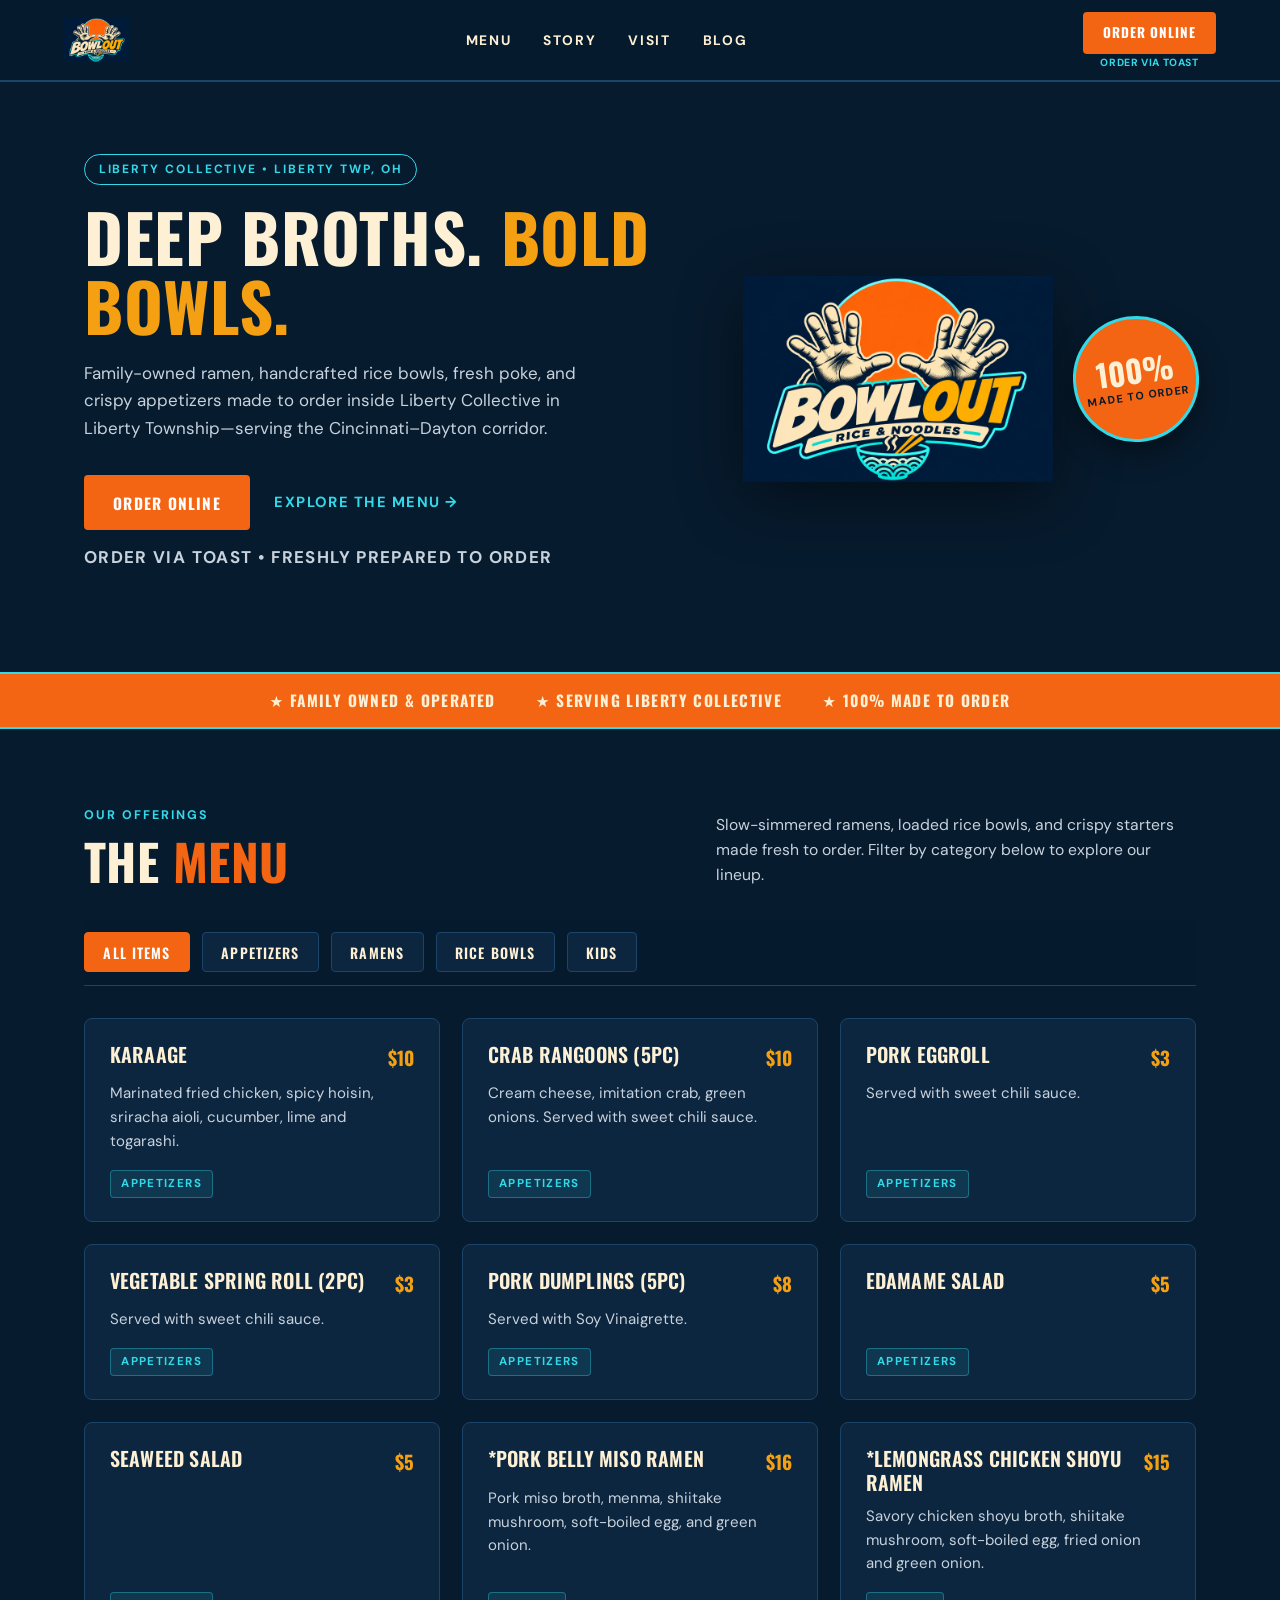
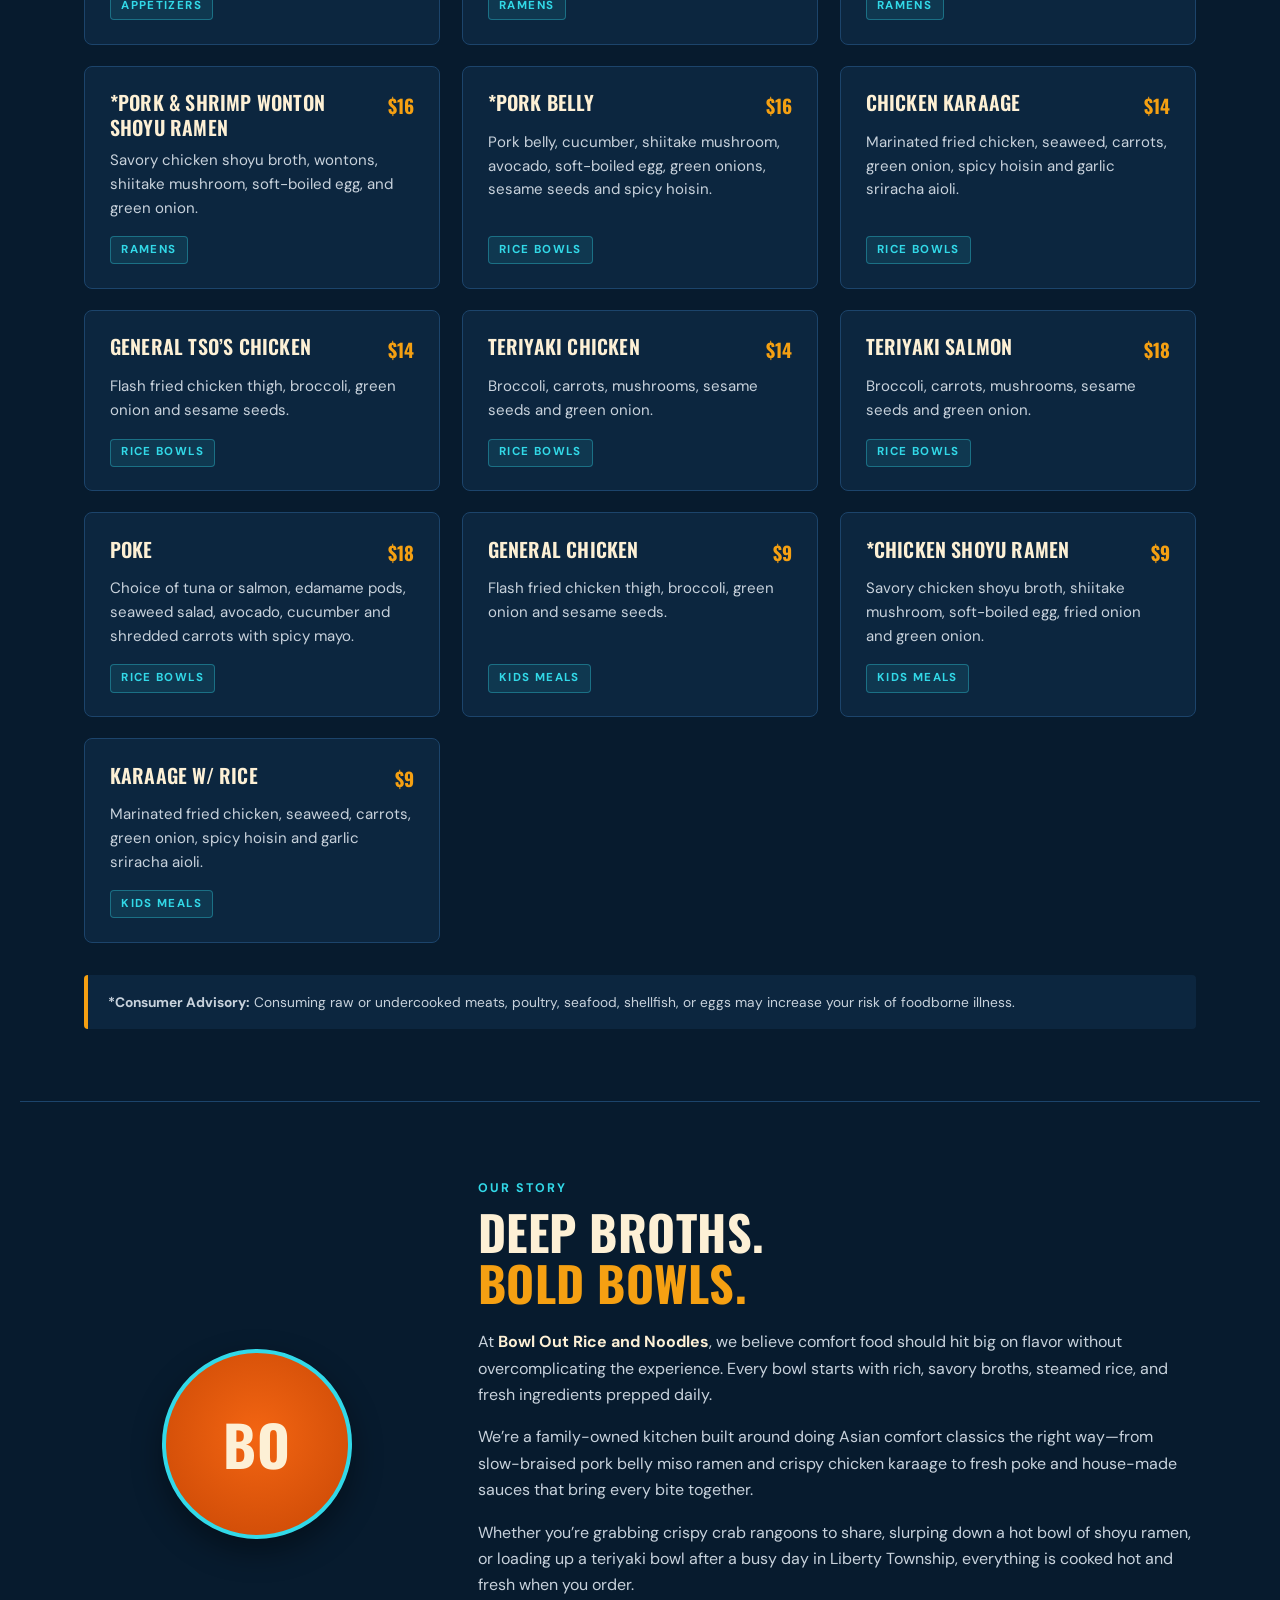
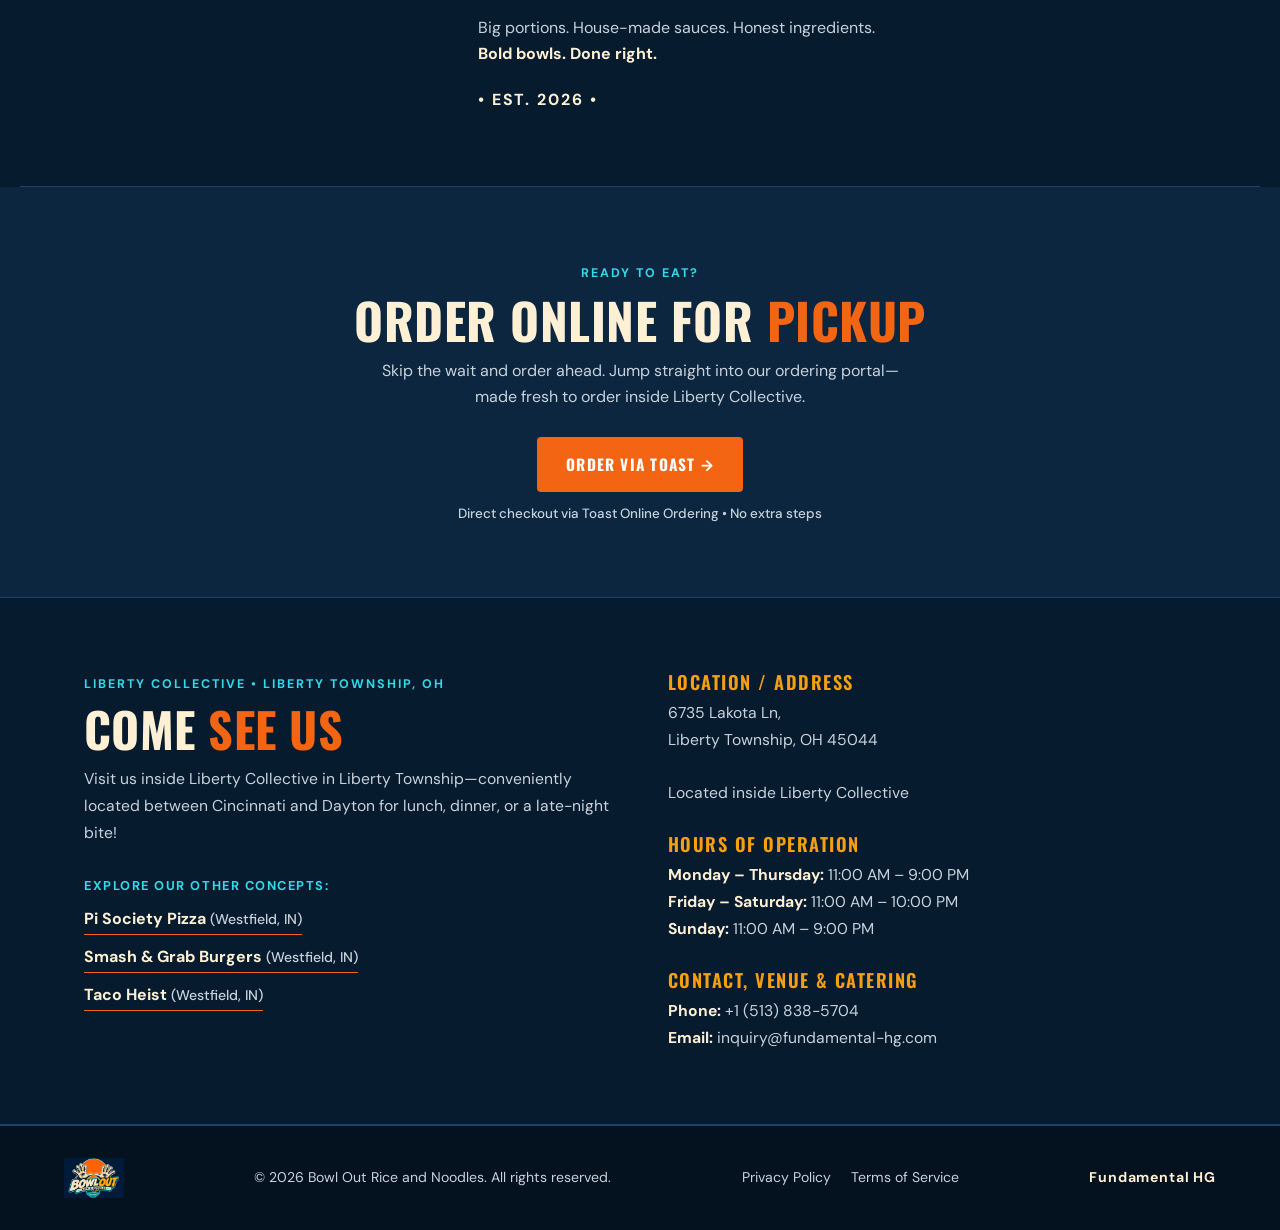
<file: index.html>
<!doctype html>
<html lang="en">
<head>
  <meta charset="utf-8">
  <meta name="viewport" content="width=device-width, initial-scale=1">
  <script async src="https://www.googletagmanager.com/gtm.js?id=GTM-NZ7HKVBL"></script>
  <script>
    window.dataLayer = window.dataLayer || [];
    function gtag(){dataLayer.push(arguments);}
    gtag('js', new Date());
  </script>
  <meta name="theme-color" content="#071b2e">
  <meta name="description" content="Bowl Out Rice and Noodles at Liberty Collective in Liberty Township, OH (6735 Lakota Ln), serving the Cincinnati-Dayton area with family-owned ramen, handcrafted rice bowls, poke, and crispy appetizers.">
  <title>Bowl Out Rice and Noodles | Liberty Twp, OH</title>
  <link rel="preconnect" href="https://fonts.googleapis.com">
  <link rel="preconnect" href="https://fonts.gstatic.com" crossorigin>
  <link href="https://fonts.googleapis.com/css2?family=DM+Sans:ital,opsz,wght@0,9..40,400;0,9..40,500;0,9..40,700;1,9..40,400&family=Oswald:wght@500;600;700&display=swap" rel="stylesheet">
  <link rel="stylesheet" href="css/styles.css">
  <link rel="icon" type="image/png" href="images/favicon.jfif">
  <link rel="canonical" href="https://www.bowloutrn.com/">
  <meta property="og:site_name" content="Bowl Out Rice and Noodles">
  <meta property="og:title" content="Bowl Out Rice and Noodles | Liberty Twp, OH">
  <meta property="og:description" content="Bowl Out Rice and Noodles at Liberty Collective in Liberty Township, OH (6735 Lakota Ln), serving the Cincinnati-Dayton area with family-owned ramen, handcrafted rice bowls, poke, and crispy appetizers.">
  <meta property="og:url" content="https://www.bowloutrn.com/">
  <meta property="og:type" content="website">
  <script type="application/ld+json">
    {
      "@context": "https://schema.org",
      "@graph": [
        {
          "@type": "WebSite",
          "@id": "https://www.bowloutrn.com/#website",
          "name": "Bowl Out Rice and Noodles",
          "alternateName": "Bowl Out Rice and Noodles: Deep Broths & Bold Bowls",
          "url": "https://www.bowloutrn.com/"
        },
        {
          "@type": "Restaurant",
          "@id": "https://www.bowloutrn.com/#restaurant",
          "name": "Bowl Out Rice and Noodles",
          "description": "Family-owned ramen, handcrafted rice bowls, poke, and crispy appetizers located inside Liberty Collective in Liberty Township, Ohio, serving the Cincinnati-Dayton area.",
          "url": "https://www.bowloutrn.com/",
          "telephone": "+1-513-838-5704",
          "servesCuisine": "Asian",
          "address": {
            "@type": "PostalAddress",
            "streetAddress": "6735 Lakota Ln",
            "addressLocality": "Liberty Township",
            "addressRegion": "OH",
            "postalCode": "45044",
            "addressCountry": "US"
          }
        }
      ]
    }
  </script>
</head>
<body>

  <!-- Top Navigation Header -->
  <header class="top">
    <a href="index.html" class="brand" aria-label="Bowl Out Rice and Noodles Home">
      <img src="images/logo_web.png" alt="Bowl Out Rice and Noodles" width="200" height="50">
    </a>
    <nav>
      <a href="#menu">MENU</a>
      <a href="#story">STORY</a>
      <a href="#visit">VISIT</a>
      <a href="blog/index.html">BLOG</a>
    </nav>
    <div class="header-order-group">
      <a
        href="https://order.toasttab.com/online/bowl-out-liberty-collective"
        target="_blank"
        rel="noopener noreferrer"
        class="button small order-direct-link"
        aria-label="Order Online via Toast (opens in new tab)"
      >
        ORDER ONLINE
      </a>
      <span class="order-microcopy-header">Order via Toast</span>
    </div>
  </header>

  <!-- Hero Section -->
  <section id="home" class="hero">
    <div class="hero-copy">
      <!-- SEO H1: Hidden visually, read by search engines -->
      <h1 class="visually-hidden">Bowl Out Rice and Noodles</h1>
      <span class="eyebrow">LIBERTY COLLECTIVE &bull; LIBERTY TWP, OH</span>
      <h2 class="hero-title">DEEP BROTHS. <em>BOLD BOWLS.</em></h2>
      <p>Family-owned ramen, handcrafted rice bowls, fresh poke, and crispy appetizers made to order inside Liberty Collective in Liberty Township—serving the Cincinnati–Dayton corridor.</p>
      <div class="actions">
        <a
          href="https://order.toasttab.com/online/bowl-out-liberty-collective"
          target="_blank"
          rel="noopener noreferrer"
          class="button order-direct-link"
        >
          ORDER ONLINE
        </a>
        <a href="#menu" class="textlink">EXPLORE THE MENU &rarr;</a>
      </div>
      <p class="hero-order-note">Order via Toast &bull; Freshly prepared to order</p>
    </div>
    <div class="hero-art">
      <img src="images/logo.png" alt="Bowl Out Rice and Noodles Emblem" class="hero-logo">
      <div class="roundel">
        <span>100%</span>
        <small>MADE TO ORDER</small>
      </div>
    </div>
  </section>

  <!-- Brand Ticker -->
  <div class="ticker">
    <span>&#9733; FAMILY OWNED &amp; OPERATED</span>
    <span>&#9733; SERVING LIBERTY COLLECTIVE</span>
    <span>&#9733; 100% MADE TO ORDER</span>
  </div>

  <!-- Menu Section (sticky boundary for .filters until #story enters) -->
  <section id="menu" class="section">
    <div class="section-heading">
      <div>
        <span class="category">OUR OFFERINGS</span>
        <h2>THE <span class="orange">MENU</span></h2>
      </div>
      <p>Slow-simmered ramens, loaded rice bowls, and crispy starters made fresh to order. Filter by category below to explore our lineup.</p>
    </div>

    <div class="filters" role="tablist" aria-label="Menu Categories">
      <button type="button" class="active" onclick="filterMenu('all', this)">ALL ITEMS</button>
      <button type="button" onclick="filterMenu('appetizers', this)">APPETIZERS</button>
      <button type="button" onclick="filterMenu('ramens', this)">RAMENS</button>
      <button type="button" onclick="filterMenu('rice bowls', this)">RICE BOWLS</button>
      <button type="button" onclick="filterMenu('kids meals', this)">KIDS</button>
    </div>

    <!-- Main Dynamic Menu Grid -->
    <div class="menu-grid" id="menu-container">
      <!-- Injected dynamically via js/main.js -->
    </div>

    <!-- Consumer Advisory / Notes Injected Below Grid -->
    <div id="upgrade-container"></div>
  </section>

  <!-- Story Section -->
  <section id="story" class="story">
    <div class="story-mark">
      <span>BO</span>
    </div>
    <div class="story-copy">
      <span class="category">OUR STORY</span>
      <h2>DEEP BROTHS. <br><em>BOLD BOWLS.</em></h2>
      <p>At <strong>Bowl Out Rice and Noodles</strong>, we believe comfort food should hit big on flavor without overcomplicating the experience. Every bowl starts with rich, savory broths, steamed rice, and fresh ingredients prepped daily.</p>
      <p>We’re a family-owned kitchen built around doing Asian comfort classics the right way—from slow-braised pork belly miso ramen and crispy chicken karaage to fresh poke and house-made sauces that bring every bite together.</p>
      <p>Whether you’re grabbing crispy crab rangoons to share, slurping down a hot bowl of shoyu ramen, or loading up a teriyaki bowl after a busy day in Liberty Township, everything is cooked hot and fresh when you order.</p>
      <p>Big portions. House-made sauces. Honest ingredients.<br><strong>Bold bowls. Done right.</strong></p>
      <p class="story-est"><strong>&bull; EST. 2026 &bull;</strong></p>
    </div>
  </section>

  <!-- Order Online CTA Section -->
  <section class="order">
    <span class="category">READY TO EAT?</span>
    <h2>ORDER ONLINE FOR <span class="orange">PICKUP</span></h2>
    <p>Skip the wait and order ahead. Jump straight into our ordering portal—made fresh to order inside Liberty Collective.</p>
    <div class="order-cta-stack">
      <a
        href="https://order.toasttab.com/online/bowl-out-liberty-collective"
        target="_blank"
        rel="noopener noreferrer"
        class="button order-direct-link"
      >
        ORDER VIA TOAST &rarr;
      </a>
      <span class="order-microcopy-block">Direct checkout via Toast Online Ordering &bull; No extra steps</span>
    </div>
  </section>

  <!-- Visit & Inquiry Section -->
  <section id="visit" class="visit">
    <div class="visit-intro">
      <span class="category">LIBERTY COLLECTIVE &bull; LIBERTY TOWNSHIP, OH</span>
      <h2>COME <span class="orange">SEE US</span></h2>
      <p>Visit us inside Liberty Collective in Liberty Township—conveniently located between Cincinnati and Dayton for lunch, dinner, or a late-night bite!</p>
      <div class="sibling-concepts">
        <span class="concepts-label">Explore our other concepts:</span>
        <a href="https://www.pisocietypizza.com" target="_blank" rel="noopener noreferrer" class="concept-link" title="Pi Society Pizza (Westfield, IN)">Pi Society Pizza <span class="concept-location">(Westfield, IN)</span></a>
        <a href="https://www.smashngrab-burgers.com" target="_blank" rel="noopener noreferrer" class="concept-link" title="Smash &amp; Grab Burgers (Westfield, IN)">Smash &amp; Grab Burgers <span class="concept-location">(Westfield, IN)</span></a>
        <a href="https://www.taco-heist.com" target="_blank" rel="noopener noreferrer" class="concept-link" title="Taco Heist (Westfield, IN)">Taco Heist <span class="concept-location">(Westfield, IN)</span></a>
      </div>
    </div>
    <div class="visit-details">
      <h3>LOCATION / ADDRESS</h3>
      <p>6735 Lakota Ln,<br>Liberty Township, OH 45044<br><br>Located inside Liberty Collective</p>
      <h3>HOURS OF OPERATION</h3>
      <p>
        <strong>Monday – Thursday:</strong> 11:00 AM – 9:00 PM<br>
        <strong>Friday – Saturday:</strong> 11:00 AM – 10:00 PM<br>
        <strong>Sunday:</strong> 11:00 AM – 9:00 PM
      </p>
      <h3>CONTACT, VENUE &amp; CATERING</h3>
      <p><strong>Phone:</strong> +1 (513) 838-5704<br><strong>Email:</strong> inquiry@fundamental-hg.com</p>
    </div>
  </section>

  <!-- Footer -->
  <footer>
    <a href="#home" class="brand">
      <img src="images/logo_web.png" alt="Bowl Out Rice and Noodles Logo">
    </a>
    <p>&copy; 2026 Bowl Out Rice and Noodles. All rights reserved.</p>
    <div class="legal-links">
      <a href="privacy.html">Privacy Policy</a>
      <a href="terms.html">Terms of Service</a>
    </div>
    <strong>Fundamental HG</strong>
  </footer>

  <!-- Scripts -->
  <script defer src="js/main.js"></script>
  <script>
    (function () {
      const header = document.querySelector('header.top');
      const menuSection = document.getElementById('menu');
      const filtersBar = document.querySelector('.filters');

      function syncStickyMetrics() {
        if (!header) return;
        const headerHeight = header.getBoundingClientRect().height;
        document.documentElement.style.setProperty('--header-height', headerHeight + 'px');

        if (filtersBar) {
          const filtersTop = filtersBar.getBoundingClientRect().top;
          const isStuck = Math.abs(filtersTop - headerHeight) <= 2;
          filtersBar.classList.toggle('is-stuck', isStuck);
        }
      }

      syncStickyMetrics();
      window.addEventListener('scroll', syncStickyMetrics, { passive: true });
      window.addEventListener('resize', syncStickyMetrics, { passive: true });
      window.addEventListener('load', syncStickyMetrics);

      if ('ResizeObserver' in window && header) {
        new ResizeObserver(syncStickyMetrics).observe(header);
      }

      if (filtersBar && menuSection) {
        filtersBar.addEventListener('click', function (e) {
          const btn = e.target.closest('button');
          if (!btn) return;

          if (btn.scrollIntoView) {
            btn.scrollIntoView({ behavior: 'smooth', inline: 'center', block: 'nearest' });
          }

          const headerOffset = header ? header.getBoundingClientRect().height : 0;
          const menuTop = menuSection.getBoundingClientRect().top + window.scrollY - headerOffset;
          if (window.scrollY > menuTop + 32) {
            window.scrollTo({ top: menuTop, behavior: 'smooth' });
          }
        });
      }
    })();
  </script>
</body>
</html>
</file>
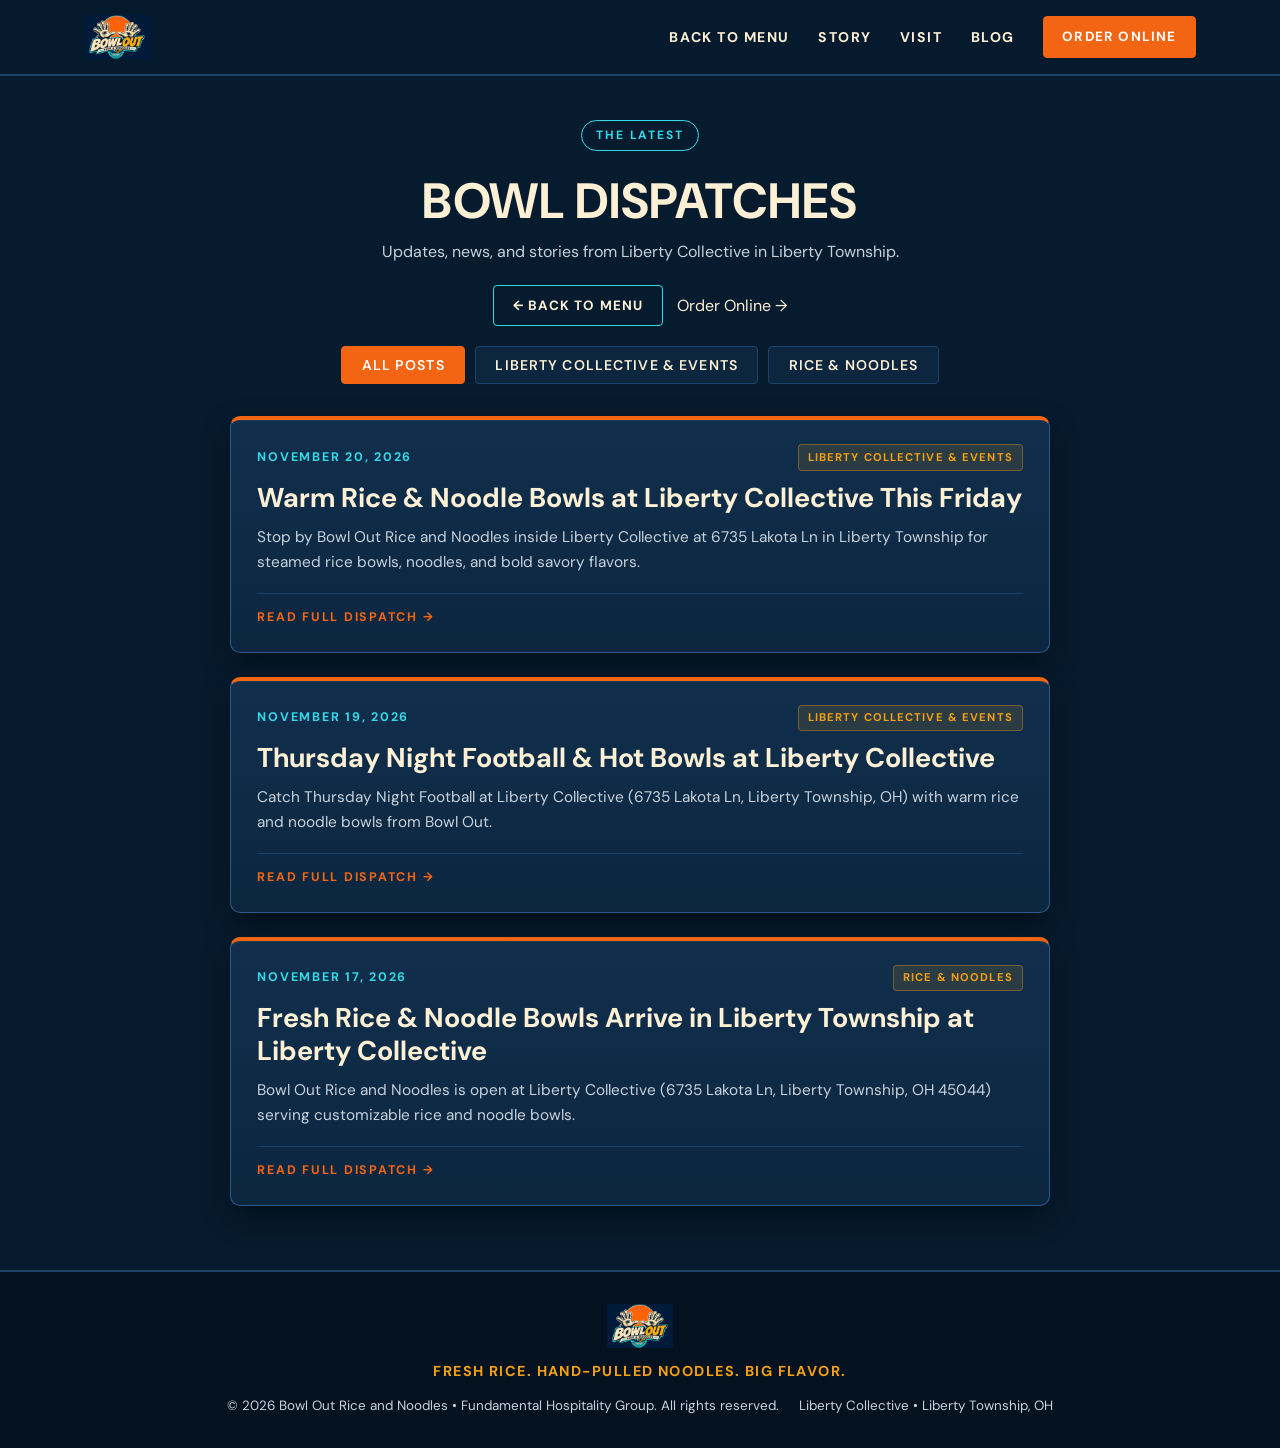
<file: blog/index.html>
<!DOCTYPE html>
<html lang="en">
<head>
    <meta charset="UTF-8">
    <meta name="viewport" content="width=device-width, initial-scale=1.0">
    <script async src="https://www.googletagmanager.com/gtm.js?id=GTM-NZ7HKVBL"></script>
    <script>
        window.dataLayer = window.dataLayer || [];
        function gtag(){dataLayer.push(arguments);}
        gtag('js', new Date());
    </script>
    <meta name="theme-color" content="#071b2e">
    <meta name="description" content="Updates, news, and stories from Bowl Out Rice and Noodles inside Liberty Collective in Liberty Township, OH.">
    <title>Bowl Out Rice and Noodles | Bowl Dispatches</title>
    <link rel="canonical" href="https://www.bowloutrn.com/blog/">
    <meta property="og:site_name" content="Bowl Out Rice and Noodles">
    <meta property="og:title" content="Bowl Out Rice and Noodles | Bowl Dispatches">
    <meta property="og:description" content="Updates, news, and stories from Bowl Out Rice and Noodles inside Liberty Collective in Liberty Township, OH.">
    <meta property="og:url" content="https://www.bowloutrn.com/blog/">
    <meta property="og:type" content="website">
    <meta name="twitter:card" content="summary">
    <meta name="twitter:title" content="Bowl Out Rice and Noodles | Bowl Dispatches">
    <meta name="twitter:description" content="Updates, news, and stories from Bowl Out Rice and Noodles inside Liberty Collective in Liberty Township, OH.">
    <link rel="stylesheet" href="../css/styles.css">
    <link rel="preconnect" href="https://fonts.googleapis.com">
    <link rel="preconnect" href="https://fonts.gstatic.com" crossorigin>
    <link href="https://fonts.googleapis.com/css2?family=DM+Sans:ital,opsz,wght@0,9..40,100..1000;1,9..40,100..1000&display=swap" rel="stylesheet">
    <link rel="icon" type="image/png" href="../images/favicon.jfif">
    <script type="application/ld+json">
    {
          "@context": "https://schema.org",
          "@graph": [
                {
                      "@type": "Blog",
                      "@id": "https://www.bowloutrn.com/blog/#blog",
                      "mainEntityOfPage": {
                            "@type": "WebPage",
                            "@id": "https://www.bowloutrn.com/blog/"
                      },
                      "name": "Bowl Out Rice and Noodles | Bowl Dispatches",
                      "description": "Updates, news, and stories from Bowl Out Rice and Noodles inside Liberty Collective in Liberty Township, OH.",
                      "url": "https://www.bowloutrn.com/blog/",
                      "publisher": {
                            "@type": "Organization",
                            "@id": "https://www.bowloutrn.com/#restaurant",
                            "name": "Bowl Out Rice and Noodles",
                            "url": "https://www.bowloutrn.com/"
                      },
                      "blogPost": [
                            {
                                  "@type": "BlogPosting",
                                  "headline": "Warm Rice & Noodle Bowls at Liberty Collective This Friday",
                                  "description": "Stop by Bowl Out Rice and Noodles inside Liberty Collective at 6735 Lakota Ln in Liberty Township for steamed rice bowls, noodles, and bold savory flavors.",
                                  "datePublished": "2026-11-20",
                                  "url": "https://www.bowloutrn.com/blog/20261120_warm-bowls-liberty-collective-friday-night.html"
                            },
                            {
                                  "@type": "BlogPosting",
                                  "headline": "Thursday Night Football & Hot Bowls at Liberty Collective",
                                  "description": "Catch Thursday Night Football at Liberty Collective (6735 Lakota Ln, Liberty Township, OH) with warm rice and noodle bowls from Bowl Out.",
                                  "datePublished": "2026-11-19",
                                  "url": "https://www.bowloutrn.com/blog/20261119_thursday-night-football-bowls-liberty-collective.html"
                            },
                            {
                                  "@type": "BlogPosting",
                                  "headline": "Fresh Rice & Noodle Bowls Arrive in Liberty Township at Liberty Collective",
                                  "description": "Bowl Out Rice and Noodles is open at Liberty Collective (6735 Lakota Ln, Liberty Township, OH 45044) serving customizable rice and noodle bowls.",
                                  "datePublished": "2026-11-17",
                                  "url": "https://www.bowloutrn.com/blog/20261117_welcome-to-bowl-out-liberty-township.html"
                            }
                      ]
                },
                {
                      "@type": "ItemList",
                      "@id": "https://www.bowloutrn.com/blog/#postlist",
                      "name": "Bowl Out Rice and Noodles Bowl Dispatches Posts",
                      "itemListElement": [
                            {
                                  "@type": "ListItem",
                                  "position": 1,
                                  "url": "https://www.bowloutrn.com/blog/20261120_warm-bowls-liberty-collective-friday-night.html",
                                  "name": "Warm Rice & Noodle Bowls at Liberty Collective This Friday"
                            },
                            {
                                  "@type": "ListItem",
                                  "position": 2,
                                  "url": "https://www.bowloutrn.com/blog/20261119_thursday-night-football-bowls-liberty-collective.html",
                                  "name": "Thursday Night Football & Hot Bowls at Liberty Collective"
                            },
                            {
                                  "@type": "ListItem",
                                  "position": 3,
                                  "url": "https://www.bowloutrn.com/blog/20261117_welcome-to-bowl-out-liberty-township.html",
                                  "name": "Fresh Rice & Noodle Bowls Arrive in Liberty Township at Liberty Collective"
                            }
                      ]
                },
                {
                      "@type": "BreadcrumbList",
                      "itemListElement": [
                            {
                                  "@type": "ListItem",
                                  "position": 1,
                                  "name": "Home",
                                  "item": "https://www.bowloutrn.com/"
                            },
                            {
                                  "@type": "ListItem",
                                  "position": 2,
                                  "name": "Bowl Dispatches",
                                  "item": "https://www.bowloutrn.com/blog/"
                            }
                      ]
                }
          ]
    }
    </script>
</head>
<body class="blog-hub-page">

    <header class="site-header">
        <div class="container nav-wrap">
            <a class="brand" href="../index.html" aria-label="Bowl Out Rice and Noodles Home">
                <img src="../images/logo.png" alt="Bowl Out Rice and Noodles Logo" class="brand-logo">
            </a>
            <nav class="nav-links" aria-label="Main Navigation">
                <a href="../index.html#menu">BACK TO MENU</a>
                <a href="../index.html#story">STORY</a>
                <a href="../index.html#visit">VISIT</a>
                <a href="index.html" aria-current="page">BLOG</a>
                <a href="https://order.toasttab.com/online/bowl-out-liberty-collective" target="_blank" rel="noopener noreferrer" class="btn btn-nav" aria-label="Order Online via Toast (opens in new tab)">ORDER ONLINE</a>
            </nav>
        </div>
    </header>

    <section class="section blog-hub-section">
        <div class="container blog-hero-header">
            <span class="eyebrow">THE LATEST</span>
            <h1>Bowl Dispatches</h1>
            <p class="blog-intro">Updates, news, and stories from Liberty Collective in Liberty Township.</p>
            <div class="blog-cta-actions">
                <a href="../index.html#menu" class="btn btn-secondary-outline">&larr; Back to Menu</a>
                <a href="https://order.toasttab.com/online/bowl-out-liberty-collective" target="_blank" rel="noopener noreferrer" class="btn btn-nav" aria-label="Order Online via Toast (opens in new tab)">Order Online &rarr;</a>
            </div>
            <div class="blog-filter-bar" role="tablist" aria-label="Filter Blog Dispatches">
                <button type="button" class="blog-filter-btn active" onclick="filterPosts('all', this)">ALL POSTS</button>
                <button type="button" class="blog-filter-btn" onclick="filterPosts('liberty-collective', this)">LIBERTY COLLECTIVE &amp; EVENTS</button>
                <button type="button" class="blog-filter-btn" onclick="filterPosts('bowls', this)">RICE &amp; NOODLES</button>
            </div>
        </div>

        <div id="posts-feed">

            <!-- LIBERTY_BLOG_POSTS_START -->
            <article data-post-id="2026-11-20-liberty-collective-friday-bowls" data-topic="liberty-collective" class="panel dispatch-card">
                <div class="dispatch-card-meta">
                    <span class="dispatch-date"><time datetime="2026-11-20">November 20, 2026</time></span>
                    <span class="dispatch-topic-tag">Liberty Collective &amp; Events</span>
                </div>
                <h2 class="dispatch-card-title">
                    <a href="20261120_warm-bowls-liberty-collective-friday-night.html">Warm Rice &amp; Noodle Bowls at Liberty Collective This Friday</a>
                </h2>
                <p class="dispatch-card-excerpt">
                    Stop by Bowl Out Rice and Noodles inside Liberty Collective at 6735 Lakota Ln in Liberty Township for steamed rice bowls, noodles, and bold savory flavors.
                </p>
                <div class="dispatch-card-footer">
                    <a href="20261120_warm-bowls-liberty-collective-friday-night.html" class="dispatch-read-link">READ FULL DISPATCH &rarr;</a>
                </div>
            </article>

            <article data-post-id="2026-11-19-bowl-out-tnf-watch-party" data-topic="liberty-collective" class="panel dispatch-card">
                <div class="dispatch-card-meta">
                    <span class="dispatch-date"><time datetime="2026-11-19">November 19, 2026</time></span>
                    <span class="dispatch-topic-tag">Liberty Collective &amp; Events</span>
                </div>
                <h2 class="dispatch-card-title">
                    <a href="20261119_thursday-night-football-bowls-liberty-collective.html">Thursday Night Football &amp; Hot Bowls at Liberty Collective</a>
                </h2>
                <p class="dispatch-card-excerpt">
                    Catch Thursday Night Football at Liberty Collective (6735 Lakota Ln, Liberty Township, OH) with warm rice and noodle bowls from Bowl Out.
                </p>
                <div class="dispatch-card-footer">
                    <a href="20261119_thursday-night-football-bowls-liberty-collective.html" class="dispatch-read-link">READ FULL DISPATCH &rarr;</a>
                </div>
            </article>

            <article data-post-id="2026-11-17-welcome-bowl-out-liberty-township" data-topic="bowls" class="panel dispatch-card">
                <div class="dispatch-card-meta">
                    <span class="dispatch-date"><time datetime="2026-11-17">November 17, 2026</time></span>
                    <span class="dispatch-topic-tag">Rice &amp; Noodles</span>
                </div>
                <h2 class="dispatch-card-title">
                    <a href="20261117_welcome-to-bowl-out-liberty-township.html">Fresh Rice &amp; Noodle Bowls Arrive in Liberty Township at Liberty Collective</a>
                </h2>
                <p class="dispatch-card-excerpt">
                    Bowl Out Rice and Noodles is open at Liberty Collective (6735 Lakota Ln, Liberty Township, OH 45044) serving customizable rice and noodle bowls.
                </p>
                <div class="dispatch-card-footer">
                    <a href="20261117_welcome-to-bowl-out-liberty-township.html" class="dispatch-read-link">READ FULL DISPATCH &rarr;</a>
                </div>
            </article>
            <!-- LIBERTY_BLOG_POSTS_END -->

        </div>
    </section>

    <footer class="site-footer">
        <div class="container footer-inner">
            <a href="../index.html#hero" class="footer-brand" aria-label="Bowl Out Rice and Noodles Home">
                <img src="../images/logo.png" alt="Bowl Out Rice and Noodles Logo">
            </a>
            <p class="footer-tagline">FRESH RICE. HAND-PULLED NOODLES. BIG FLAVOR.</p>
            <div class="footer-bottom">
                <span>&copy; 2026 Bowl Out Rice and Noodles &bull; Fundamental Hospitality Group. All rights reserved.</span>
                <span>Liberty Collective &bull; Liberty Township, OH</span>
            </div>
        </div>
    </footer>

    <script>
        function filterPosts(topic, btn) {
            document.querySelectorAll('.blog-filter-btn').forEach(function (b) {
                b.classList.remove('active');
            });
            if (btn) {
                btn.classList.add('active');
            }
            document.querySelectorAll('#posts-feed article').forEach(function (card) {
                var match = topic === 'all' || card.getAttribute('data-topic') === topic;
                card.style.display = match ? '' : 'none';
            });
        }
    </script>

</body>
</html>
</file>
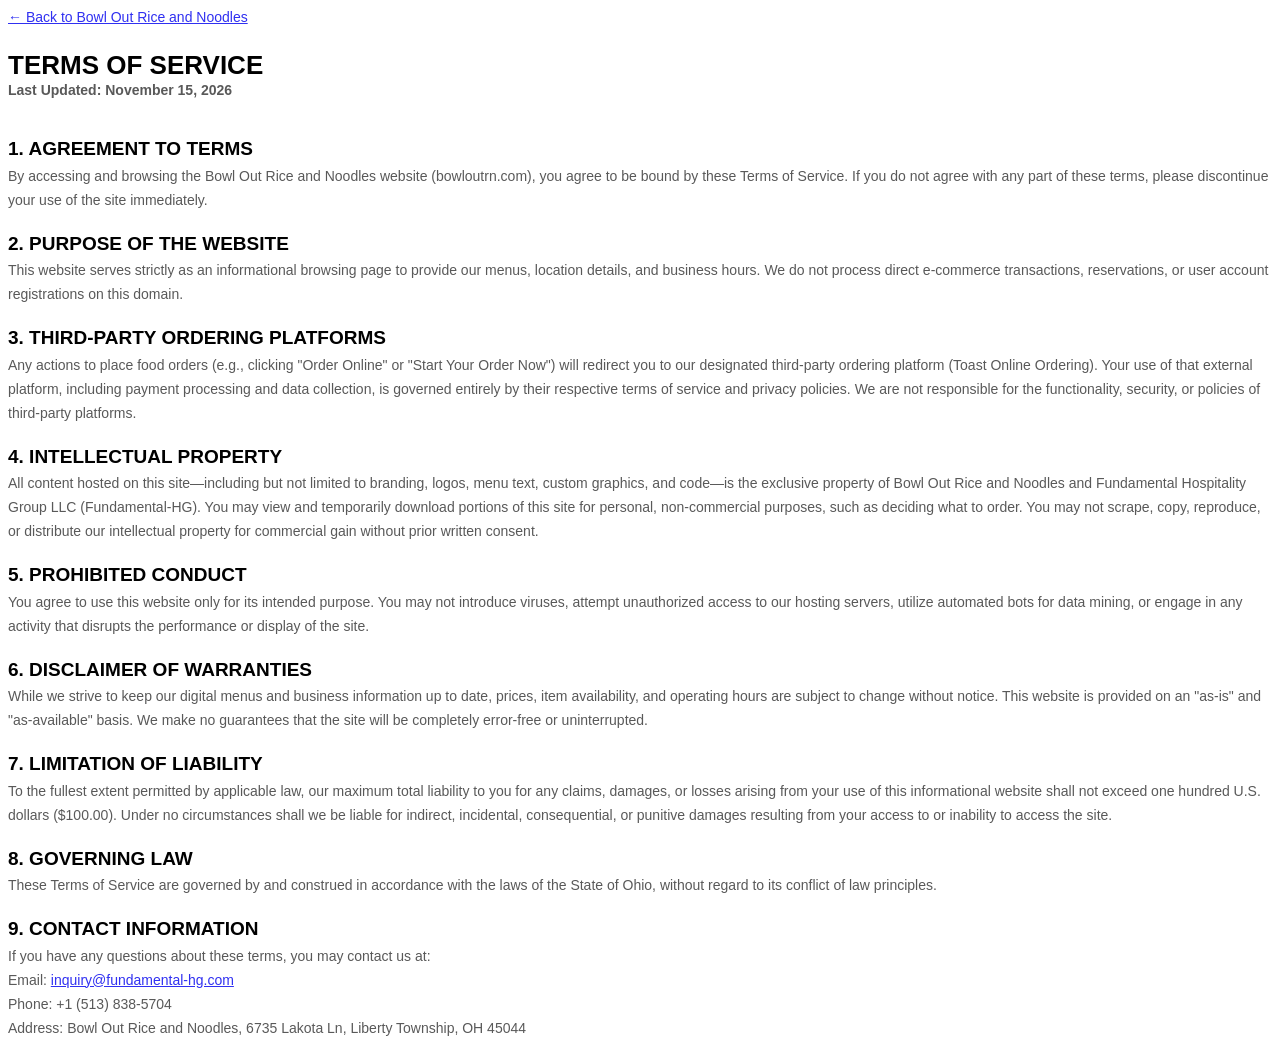
<file: terms.html>
<!DOCTYPE html>
<html lang="en">
<head>
<meta charset="UTF-8">
<meta name="viewport" content="width=device-width, initial-scale=1.0">
<title>Terms of Service | Bowl Out Rice and Noodles</title>
<link rel="canonical" href="https://www.bowloutrn.com/terms.html">
<style>
[data-custom-class='body'], [data-custom-class='body'] * {
          background: transparent !important;
        }
[data-custom-class='title'], [data-custom-class='title'] * {
          font-family: Arial !important;
font-size: 26px !important;
color: #000000 !important;
        }
[data-custom-class='subtitle'], [data-custom-class='subtitle'] * {
          font-family: Arial !important;
color: #595959 !important;
font-size: 14px !important;
        }
[data-custom-class='heading_1'], [data-custom-class='heading_1'] * {
          font-family: Arial !important;
font-size: 19px !important;
color: #000000 !important;
        }
[data-custom-class='heading_2'], [data-custom-class='heading_2'] * {
          font-family: Arial !important;
font-size: 17px !important;
color: #000000 !important;
        }
[data-custom-class='body_text'], [data-custom-class='body_text'] * {
          color: #595959 !important;
font-size: 14px !important;
font-family: Arial !important;
        }
[data-custom-class='link'], [data-custom-class='link'] * {
          color: #3030F1 !important;
font-size: 14px !important;
font-family: Arial !important;
word-break: break-word !important;
        }
</style>
</head>
<body>
<div style="margin-bottom: 1.5rem;">
    <a href="index.html" data-custom-class="link">&larr; Back to Bowl Out Rice and Noodles</a>
</div>

<div data-custom-class="body">
    <div><strong><span data-custom-class="title">TERMS OF SERVICE</span></strong></div>
    <div><strong><span data-custom-class="subtitle">Last Updated: November 15, 2026</span></strong></div>
    <br><br>

    <div style="line-height: 1.5;"><strong><span data-custom-class="heading_1">1. AGREEMENT TO TERMS</span></strong></div>
    <div style="line-height: 1.5;"><span data-custom-class="body_text">By accessing and browsing the Bowl Out Rice and Noodles website (bowloutrn.com), you agree to be bound by these Terms of Service. If you do not agree with any part of these terms, please discontinue your use of the site immediately.</span></div>
    <br>

    <div style="line-height: 1.5;"><strong><span data-custom-class="heading_1">2. PURPOSE OF THE WEBSITE</span></strong></div>
    <div style="line-height: 1.5;"><span data-custom-class="body_text">This website serves strictly as an informational browsing page to provide our menus, location details, and business hours. We do not process direct e-commerce transactions, reservations, or user account registrations on this domain.</span></div>
    <br>

    <div style="line-height: 1.5;"><strong><span data-custom-class="heading_1">3. THIRD-PARTY ORDERING PLATFORMS</span></strong></div>
    <div style="line-height: 1.5;"><span data-custom-class="body_text">Any actions to place food orders (e.g., clicking "Order Online" or "Start Your Order Now") will redirect you to our designated third-party ordering platform (Toast Online Ordering). Your use of that external platform, including payment processing and data collection, is governed entirely by their respective terms of service and privacy policies. We are not responsible for the functionality, security, or policies of third-party platforms.</span></div>
    <br>

    <div style="line-height: 1.5;"><strong><span data-custom-class="heading_1">4. INTELLECTUAL PROPERTY</span></strong></div>
    <div style="line-height: 1.5;"><span data-custom-class="body_text">All content hosted on this site&mdash;including but not limited to branding, logos, menu text, custom graphics, and code&mdash;is the exclusive property of Bowl Out Rice and Noodles and Fundamental Hospitality Group LLC (Fundamental-HG). You may view and temporarily download portions of this site for personal, non-commercial purposes, such as deciding what to order. You may not scrape, copy, reproduce, or distribute our intellectual property for commercial gain without prior written consent.</span></div>
    <br>

    <div style="line-height: 1.5;"><strong><span data-custom-class="heading_1">5. PROHIBITED CONDUCT</span></strong></div>
    <div style="line-height: 1.5;"><span data-custom-class="body_text">You agree to use this website only for its intended purpose. You may not introduce viruses, attempt unauthorized access to our hosting servers, utilize automated bots for data mining, or engage in any activity that disrupts the performance or display of the site.</span></div>
    <br>

    <div style="line-height: 1.5;"><strong><span data-custom-class="heading_1">6. DISCLAIMER OF WARRANTIES</span></strong></div>
    <div style="line-height: 1.5;"><span data-custom-class="body_text">While we strive to keep our digital menus and business information up to date, prices, item availability, and operating hours are subject to change without notice. This website is provided on an "as-is" and "as-available" basis. We make no guarantees that the site will be completely error-free or uninterrupted.</span></div>
    <br>

    <div style="line-height: 1.5;"><strong><span data-custom-class="heading_1">7. LIMITATION OF LIABILITY</span></strong></div>
    <div style="line-height: 1.5;"><span data-custom-class="body_text">To the fullest extent permitted by applicable law, our maximum total liability to you for any claims, damages, or losses arising from your use of this informational website shall not exceed one hundred U.S. dollars ($100.00). Under no circumstances shall we be liable for indirect, incidental, consequential, or punitive damages resulting from your access to or inability to access the site.</span></div>
    <br>

    <div style="line-height: 1.5;"><strong><span data-custom-class="heading_1">8. GOVERNING LAW</span></strong></div>
    <div style="line-height: 1.5;"><span data-custom-class="body_text">These Terms of Service are governed by and construed in accordance with the laws of the State of Ohio, without regard to its conflict of law principles.</span></div>
    <br>

    <div style="line-height: 1.5;"><strong><span data-custom-class="heading_1">9. CONTACT INFORMATION</span></strong></div>
    <div style="line-height: 1.5;"><span data-custom-class="body_text">If you have any questions about these terms, you may contact us at:</span><br>
    <span data-custom-class="body_text">Email: <a href="mailto:inquiry@fundamental-hg.com" data-custom-class="link">inquiry@fundamental-hg.com</a></span><br>
    <span data-custom-class="body_text">Phone: +1 (513) 838-5704</span><br>
    <span data-custom-class="body_text">Address: Bowl Out Rice and Noodles, 6735 Lakota Ln, Liberty Township, OH 45044</span></div>
</div>
</body>
</html>
</file>
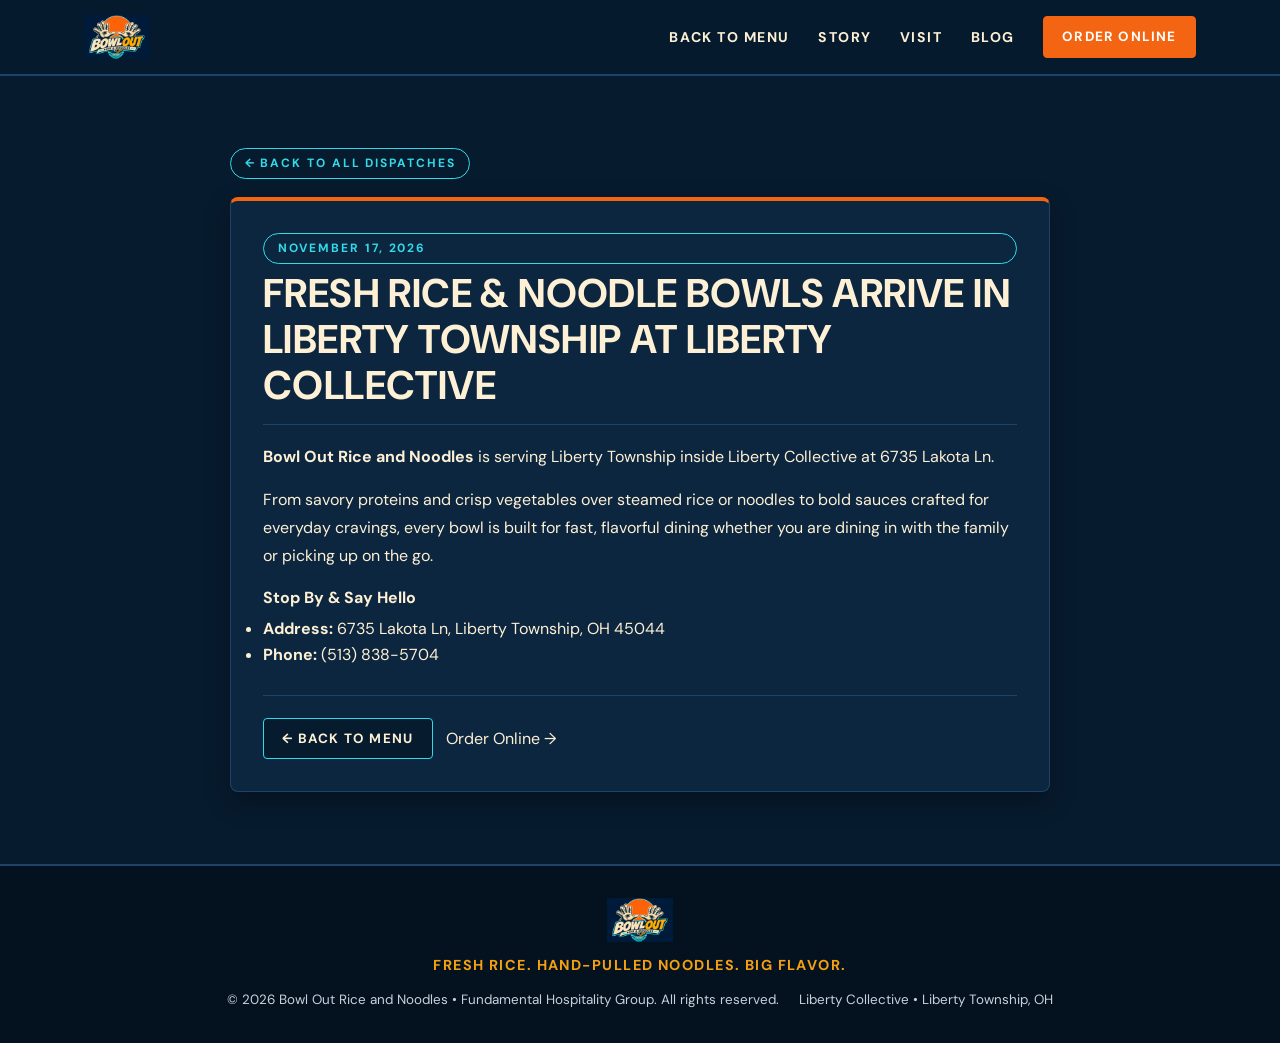
<file: blog/20261117_welcome-to-bowl-out-liberty-township.html>
<!DOCTYPE html>
<html lang="en">
<head>
    <meta charset="UTF-8">
    <meta name="viewport" content="width=device-width, initial-scale=1.0">
    <script async src="https://www.googletagmanager.com/gtm.js?id=GTM-NZ7HKVBL"></script>
    <script>
        window.dataLayer = window.dataLayer || [];
        function gtag(){dataLayer.push(arguments);}
        gtag('js', new Date());
    </script>
    <meta name="theme-color" content="#071b2e">
    <meta name="description" content="Bowl Out Rice and Noodles is open at Liberty Collective (6735 Lakota Ln, Liberty Township, OH 45044) serving customizable rice and noodle bowls.">
    <title>Fresh Rice &amp; Noodle Bowls Arrive in Liberty Township at Liberty Collective | Bowl Out Rice and Noodles</title>
    <link rel="canonical" href="https://www.bowloutrn.com/blog/20261117_welcome-to-bowl-out-liberty-township.html">
    <meta property="og:site_name" content="Bowl Out Rice and Noodles">
    <meta property="og:title" content="Fresh Rice &amp; Noodle Bowls Arrive in Liberty Township at Liberty Collective | Bowl Out Rice and Noodles">
    <meta property="og:description" content="Bowl Out Rice and Noodles is open at Liberty Collective (6735 Lakota Ln, Liberty Township, OH 45044) serving customizable rice and noodle bowls.">
    <meta property="og:url" content="https://www.bowloutrn.com/blog/20261117_welcome-to-bowl-out-liberty-township.html">
    <meta property="og:type" content="article">
    <meta name="twitter:card" content="summary">
    <meta name="twitter:title" content="Fresh Rice &amp; Noodle Bowls Arrive in Liberty Township at Liberty Collective | Bowl Out Rice and Noodles">
    <meta name="twitter:description" content="Bowl Out Rice and Noodles is open at Liberty Collective (6735 Lakota Ln, Liberty Township, OH 45044) serving customizable rice and noodle bowls.">
    <link rel="stylesheet" href="../css/styles.css">
    <link rel="preconnect" href="https://fonts.googleapis.com">
    <link rel="preconnect" href="https://fonts.gstatic.com" crossorigin>
    <link href="https://fonts.googleapis.com/css2?family=DM+Sans:ital,opsz,wght@0,9..40,100..1000;1,9..40,100..1000&display=swap" rel="stylesheet">
    <link rel="icon" type="image/png" href="../images/favicon.jfif">
    <script type="application/ld+json">
    {
          "@context": "https://schema.org",
          "@graph": [
                {
                      "@type": "BlogPosting",
                      "@id": "https://www.bowloutrn.com/blog/20261117_welcome-to-bowl-out-liberty-township.html#article",
                      "mainEntityOfPage": {
                            "@type": "WebPage",
                            "@id": "https://www.bowloutrn.com/blog/20261117_welcome-to-bowl-out-liberty-township.html"
                      },
                      "headline": "Fresh Rice & Noodle Bowls Arrive in Liberty Township at Liberty Collective",
                      "description": "Bowl Out Rice and Noodles is open at Liberty Collective (6735 Lakota Ln, Liberty Township, OH 45044) serving customizable rice and noodle bowls.",
                      "datePublished": "2026-11-17",
                      "dateModified": "2026-11-17",
                      "author": {
                            "@type": "Organization",
                            "@id": "https://www.bowloutrn.com/#restaurant",
                            "name": "Bowl Out Rice and Noodles"
                      },
                      "publisher": {
                            "@type": "Organization",
                            "name": "Bowl Out Rice and Noodles",
                            "url": "https://www.bowloutrn.com/"
                      },
                      "about": {
                            "@type": "Restaurant",
                            "@id": "https://www.bowloutrn.com/#restaurant",
                            "name": "Bowl Out Rice and Noodles",
                            "address": {
                                  "@type": "PostalAddress",
                                  "streetAddress": "6735 Lakota Ln",
                                  "addressLocality": "Liberty Township",
                                  "addressRegion": "OH",
                                  "postalCode": "45044",
                                  "addressCountry": "US"
                            }
                      }
                },
                {
                      "@type": "BreadcrumbList",
                      "itemListElement": [
                            {
                                  "@type": "ListItem",
                                  "position": 1,
                                  "name": "Home",
                                  "item": "https://www.bowloutrn.com/"
                            },
                            {
                                  "@type": "ListItem",
                                  "position": 2,
                                  "name": "Bowl Dispatches",
                                  "item": "https://www.bowloutrn.com/blog/"
                            },
                            {
                                  "@type": "ListItem",
                                  "position": 3,
                                  "name": "Fresh Rice & Noodle Bowls Arrive in Liberty Township at Liberty Collective",
                                  "item": "https://www.bowloutrn.com/blog/20261117_welcome-to-bowl-out-liberty-township.html"
                            }
                      ]
                }
          ]
    }
    </script>
</head>
<body>

    <header class="site-header">
        <div class="container nav-wrap">
            <a class="brand" href="../index.html" aria-label="Bowl Out Rice and Noodles Home">
                <img src="../images/logo.png" alt="Bowl Out Rice and Noodles Logo" class="brand-logo">
            </a>
            <nav class="nav-links" aria-label="Main Navigation">
                <a href="../index.html#menu">BACK TO MENU</a>
                <a href="../index.html#story">STORY</a>
                <a href="../index.html#visit">VISIT</a>
                <a href="index.html">BLOG</a>
                <a href="https://order.toasttab.com/online/bowl-out-liberty-collective" target="_blank" rel="noopener noreferrer" class="btn btn-nav" aria-label="Order Online via Toast (opens in new tab)">ORDER ONLINE</a>
            </nav>
        </div>
    </header>

    <section class="section">
        <div class="container blog-post-container" style="max-width: 820px; margin: 0 auto;">
            <a href="index.html" class="eyebrow" style="display: inline-block; margin-bottom: 18px;">&larr; BACK TO ALL DISPATCHES</a>
            <article class="panel" style="padding: 32px;">
                <div style="margin-bottom: 16px;">
                    <span class="eyebrow" style="display: block; margin-bottom: 6px;"><time datetime="2026-11-17">November 17, 2026</time></span>
                    <h1 style="margin: 0; font-size: clamp(28px, 4vw, 40px); line-height: 1.15;">
                        Fresh Rice &amp; Noodle Bowls Arrive in Liberty Township at Liberty Collective
                    </h1>
                </div>
                <div style="border-top: 1px solid var(--border-subtle); padding-top: 18px;">
                    <p style="line-height: 1.75; margin-bottom: 15px;">
                        <strong>Bowl Out Rice and Noodles</strong> is serving Liberty Township inside Liberty Collective at 6735 Lakota Ln.
                    </p>
                    <p style="line-height: 1.75; margin-bottom: 15px;">
                        From savory proteins and crisp vegetables over steamed rice or noodles to bold sauces crafted for everyday cravings, every bowl is built for fast, flavorful dining whether you are dining in with the family or picking up on the go.
                    </p>
                    <p style="color: var(--cream); font-weight: 700; margin-bottom: 6px;">Stop By &amp; Say Hello</p>
                    <ul>
                        <li><strong>Address:</strong> 6735 Lakota Ln, Liberty Township, OH 45044</li>
                        <li><strong>Phone:</strong> (513) 838-5704</li>
                    </ul>

                    <div class="blog-post-cta-box">
                        <a href="../index.html#menu" class="btn btn-secondary-outline">&larr; Back to Menu</a>
                        <a href="https://order.toasttab.com/online/bowl-out-liberty-collective" target="_blank" rel="noopener noreferrer" class="btn btn-nav" aria-label="Order Online via Toast (opens in new tab)">Order Online &rarr;</a>
                    </div>
                </div>
            </article>
        </div>
    </section>

    <footer class="site-footer">
        <div class="container footer-inner">
            <a href="../index.html#hero" class="footer-brand" aria-label="Bowl Out Rice and Noodles Home">
                <img src="../images/logo.png" alt="Bowl Out Rice and Noodles Logo">
            </a>
            <p class="footer-tagline">FRESH RICE. HAND-PULLED NOODLES. BIG FLAVOR.</p>
            <div class="footer-bottom">
                <span>&copy; 2026 Bowl Out Rice and Noodles &bull; Fundamental Hospitality Group. All rights reserved.</span>
                <span>Liberty Collective &bull; Liberty Township, OH</span>
            </div>
        </div>
    </footer>

</body>
</html>
</file>
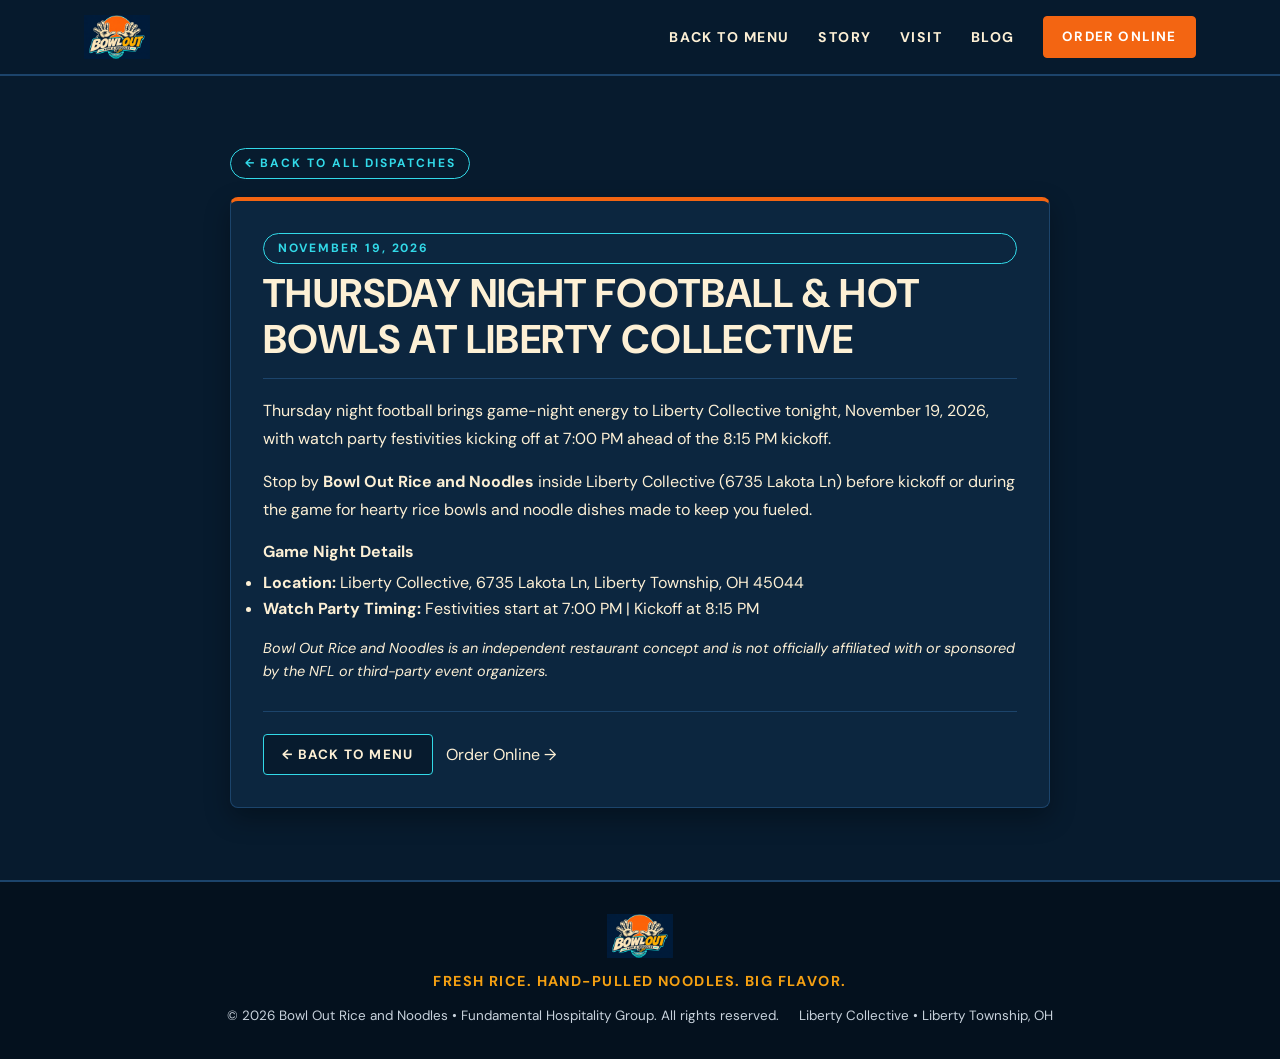
<file: blog/20261119_thursday-night-football-bowls-liberty-collective.html>
<!DOCTYPE html>
<html lang="en">
<head>
    <meta charset="UTF-8">
    <meta name="viewport" content="width=device-width, initial-scale=1.0">
    <script async src="https://www.googletagmanager.com/gtm.js?id=GTM-NZ7HKVBL"></script>
    <script>
        window.dataLayer = window.dataLayer || [];
        function gtag(){dataLayer.push(arguments);}
        gtag('js', new Date());
    </script>
    <meta name="theme-color" content="#071b2e">
    <meta name="description" content="Catch Thursday Night Football at Liberty Collective (6735 Lakota Ln, Liberty Township, OH) with warm rice and noodle bowls from Bowl Out.">
    <title>Thursday Night Football &amp; Hot Bowls at Liberty Collective | Bowl Out Rice and Noodles</title>
    <link rel="canonical" href="https://www.bowloutrn.com/blog/20261119_thursday-night-football-bowls-liberty-collective.html">
    <meta property="og:site_name" content="Bowl Out Rice and Noodles">
    <meta property="og:title" content="Thursday Night Football &amp; Hot Bowls at Liberty Collective | Bowl Out Rice and Noodles">
    <meta property="og:description" content="Catch Thursday Night Football at Liberty Collective (6735 Lakota Ln, Liberty Township, OH) with warm rice and noodle bowls from Bowl Out.">
    <meta property="og:url" content="https://www.bowloutrn.com/blog/20261119_thursday-night-football-bowls-liberty-collective.html">
    <meta property="og:type" content="article">
    <meta name="twitter:card" content="summary">
    <meta name="twitter:title" content="Thursday Night Football &amp; Hot Bowls at Liberty Collective | Bowl Out Rice and Noodles">
    <meta name="twitter:description" content="Catch Thursday Night Football at Liberty Collective (6735 Lakota Ln, Liberty Township, OH) with warm rice and noodle bowls from Bowl Out.">
    <link rel="stylesheet" href="../css/styles.css">
    <link rel="preconnect" href="https://fonts.googleapis.com">
    <link rel="preconnect" href="https://fonts.gstatic.com" crossorigin>
    <link href="https://fonts.googleapis.com/css2?family=DM+Sans:ital,opsz,wght@0,9..40,100..1000;1,9..40,100..1000&display=swap" rel="stylesheet">
    <link rel="icon" type="image/png" href="../images/favicon.jfif">
    <script type="application/ld+json">
    {
          "@context": "https://schema.org",
          "@graph": [
                {
                      "@type": "BlogPosting",
                      "@id": "https://www.bowloutrn.com/blog/20261119_thursday-night-football-bowls-liberty-collective.html#article",
                      "mainEntityOfPage": {
                            "@type": "WebPage",
                            "@id": "https://www.bowloutrn.com/blog/20261119_thursday-night-football-bowls-liberty-collective.html"
                      },
                      "headline": "Thursday Night Football & Hot Bowls at Liberty Collective",
                      "description": "Catch Thursday Night Football at Liberty Collective (6735 Lakota Ln, Liberty Township, OH) with warm rice and noodle bowls from Bowl Out.",
                      "datePublished": "2026-11-19",
                      "dateModified": "2026-11-19",
                      "author": {
                            "@type": "Organization",
                            "@id": "https://www.bowloutrn.com/#restaurant",
                            "name": "Bowl Out Rice and Noodles"
                      },
                      "publisher": {
                            "@type": "Organization",
                            "name": "Bowl Out Rice and Noodles",
                            "url": "https://www.bowloutrn.com/"
                      },
                      "about": {
                            "@type": "Restaurant",
                            "@id": "https://www.bowloutrn.com/#restaurant",
                            "name": "Bowl Out Rice and Noodles",
                            "address": {
                                  "@type": "PostalAddress",
                                  "streetAddress": "6735 Lakota Ln",
                                  "addressLocality": "Liberty Township",
                                  "addressRegion": "OH",
                                  "postalCode": "45044",
                                  "addressCountry": "US"
                            }
                      }
                },
                {
                      "@type": "BreadcrumbList",
                      "itemListElement": [
                            {
                                  "@type": "ListItem",
                                  "position": 1,
                                  "name": "Home",
                                  "item": "https://www.bowloutrn.com/"
                            },
                            {
                                  "@type": "ListItem",
                                  "position": 2,
                                  "name": "Bowl Dispatches",
                                  "item": "https://www.bowloutrn.com/blog/"
                            },
                            {
                                  "@type": "ListItem",
                                  "position": 3,
                                  "name": "Thursday Night Football & Hot Bowls at Liberty Collective",
                                  "item": "https://www.bowloutrn.com/blog/20261119_thursday-night-football-bowls-liberty-collective.html"
                            }
                      ]
                }
          ]
    }
    </script>
</head>
<body>

    <header class="site-header">
        <div class="container nav-wrap">
            <a class="brand" href="../index.html" aria-label="Bowl Out Rice and Noodles Home">
                <img src="../images/logo.png" alt="Bowl Out Rice and Noodles Logo" class="brand-logo">
            </a>
            <nav class="nav-links" aria-label="Main Navigation">
                <a href="../index.html#menu">BACK TO MENU</a>
                <a href="../index.html#story">STORY</a>
                <a href="../index.html#visit">VISIT</a>
                <a href="index.html">BLOG</a>
                <a href="https://order.toasttab.com/online/bowl-out-liberty-collective" target="_blank" rel="noopener noreferrer" class="btn btn-nav" aria-label="Order Online via Toast (opens in new tab)">ORDER ONLINE</a>
            </nav>
        </div>
    </header>

    <section class="section">
        <div class="container blog-post-container" style="max-width: 820px; margin: 0 auto;">
            <a href="index.html" class="eyebrow" style="display: inline-block; margin-bottom: 18px;">&larr; BACK TO ALL DISPATCHES</a>
            <article class="panel" style="padding: 32px;">
                <div style="margin-bottom: 16px;">
                    <span class="eyebrow" style="display: block; margin-bottom: 6px;"><time datetime="2026-11-19">November 19, 2026</time></span>
                    <h1 style="margin: 0; font-size: clamp(28px, 4vw, 40px); line-height: 1.15;">
                        Thursday Night Football &amp; Hot Bowls at Liberty Collective
                    </h1>
                </div>
                <div style="border-top: 1px solid var(--border-subtle); padding-top: 18px;">
                    <p style="line-height: 1.75; margin-bottom: 15px;">
                        Thursday night football brings game-night energy to Liberty Collective tonight, November 19, 2026, with watch party festivities kicking off at 7:00 PM ahead of the 8:15 PM kickoff.
                    </p>
                    <p style="line-height: 1.75; margin-bottom: 15px;">
                        Stop by <strong>Bowl Out Rice and Noodles</strong> inside Liberty Collective (6735 Lakota Ln) before kickoff or during the game for hearty rice bowls and noodle dishes made to keep you fueled.
                    </p>
                    <p style="color: var(--cream); font-weight: 700; margin-bottom: 6px;">Game Night Details</p>
                    <ul>
                        <li><strong>Location:</strong> Liberty Collective, 6735 Lakota Ln, Liberty Township, OH 45044</li>
                        <li><strong>Watch Party Timing:</strong> Festivities start at 7:00 PM | Kickoff at 8:15 PM</li>
                    </ul>
                    <p style="font-size: 0.9rem; margin-top: 16px;">
                        <i>Bowl Out Rice and Noodles is an independent restaurant concept and is not officially affiliated with or sponsored by the NFL or third-party event organizers.</i>
                    </p>

                    <div class="blog-post-cta-box">
                        <a href="../index.html#menu" class="btn btn-secondary-outline">&larr; Back to Menu</a>
                        <a href="https://order.toasttab.com/online/bowl-out-liberty-collective" target="_blank" rel="noopener noreferrer" class="btn btn-nav" aria-label="Order Online via Toast (opens in new tab)">Order Online &rarr;</a>
                    </div>
                </div>
            </article>
        </div>
    </section>

    <footer class="site-footer">
        <div class="container footer-inner">
            <a href="../index.html#hero" class="footer-brand" aria-label="Bowl Out Rice and Noodles Home">
                <img src="../images/logo.png" alt="Bowl Out Rice and Noodles Logo">
            </a>
            <p class="footer-tagline">FRESH RICE. HAND-PULLED NOODLES. BIG FLAVOR.</p>
            <div class="footer-bottom">
                <span>&copy; 2026 Bowl Out Rice and Noodles &bull; Fundamental Hospitality Group. All rights reserved.</span>
                <span>Liberty Collective &bull; Liberty Township, OH</span>
            </div>
        </div>
    </footer>

</body>
</html>
</file>
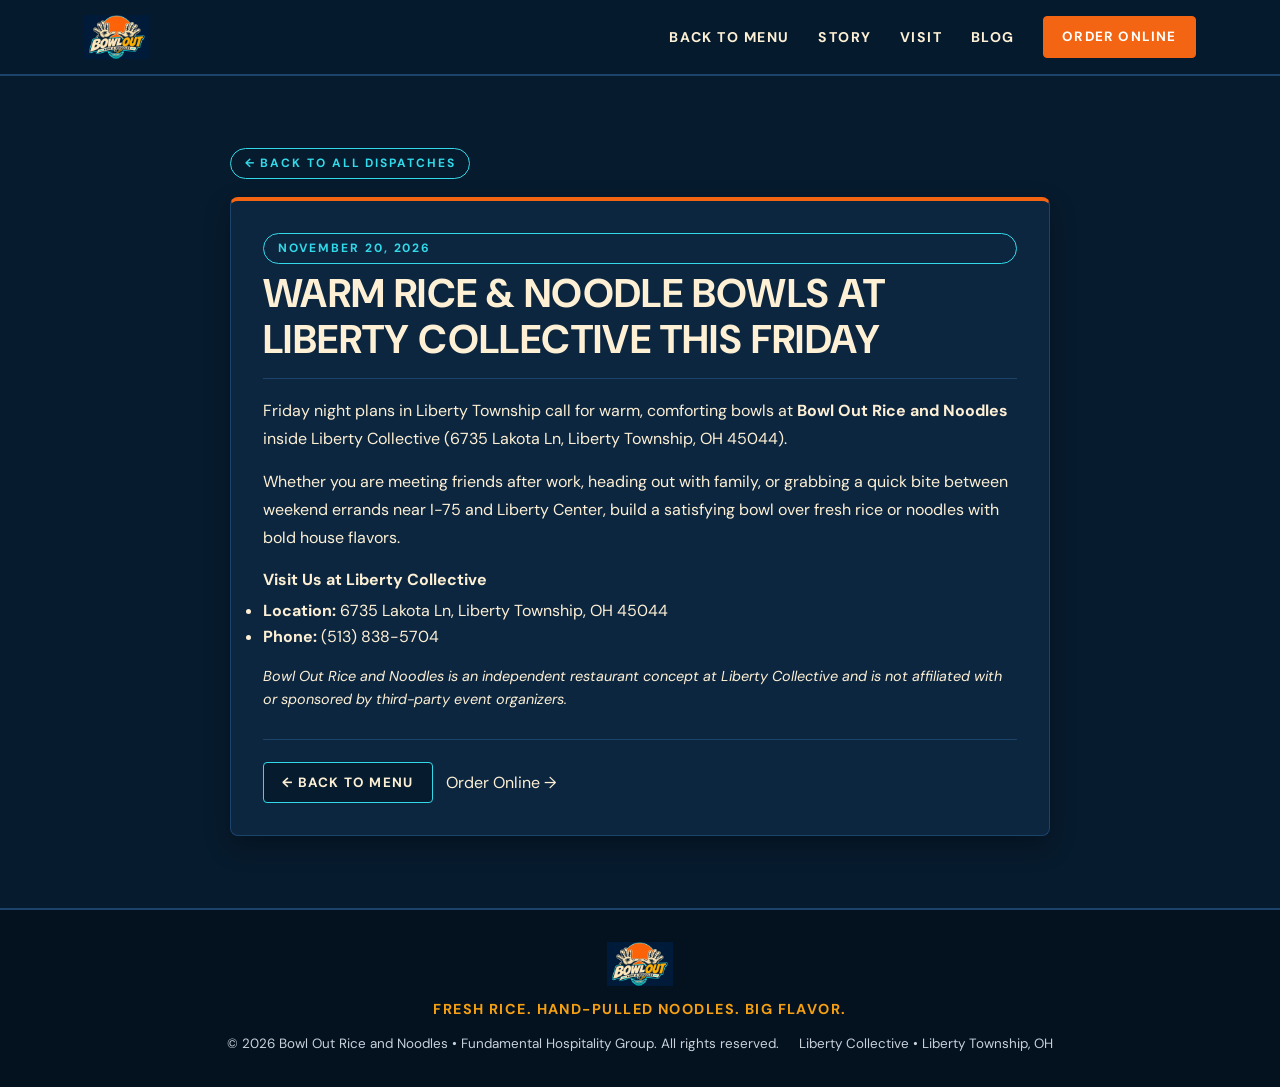
<file: blog/20261120_warm-bowls-liberty-collective-friday-night.html>
<!DOCTYPE html>
<html lang="en">
<head>
    <meta charset="UTF-8">
    <meta name="viewport" content="width=device-width, initial-scale=1.0">
    <script async src="https://www.googletagmanager.com/gtm.js?id=GTM-NZ7HKVBL"></script>
    <script>
        window.dataLayer = window.dataLayer || [];
        function gtag(){dataLayer.push(arguments);}
        gtag('js', new Date());
    </script>
    <meta name="theme-color" content="#071b2e">
    <meta name="description" content="Stop by Bowl Out Rice and Noodles inside Liberty Collective at 6735 Lakota Ln in Liberty Township for steamed rice bowls, noodles, and bold savory flavors.">
    <title>Warm Rice &amp; Noodle Bowls at Liberty Collective This Friday | Bowl Out Rice and Noodles</title>
    <link rel="canonical" href="https://www.bowloutrn.com/blog/20261120_warm-bowls-liberty-collective-friday-night.html">
    <meta property="og:site_name" content="Bowl Out Rice and Noodles">
    <meta property="og:title" content="Warm Rice &amp; Noodle Bowls at Liberty Collective This Friday | Bowl Out Rice and Noodles">
    <meta property="og:description" content="Stop by Bowl Out Rice and Noodles inside Liberty Collective at 6735 Lakota Ln in Liberty Township for steamed rice bowls, noodles, and bold savory flavors.">
    <meta property="og:url" content="https://www.bowloutrn.com/blog/20261120_warm-bowls-liberty-collective-friday-night.html">
    <meta property="og:type" content="article">
    <meta name="twitter:card" content="summary">
    <meta name="twitter:title" content="Warm Rice &amp; Noodle Bowls at Liberty Collective This Friday | Bowl Out Rice and Noodles">
    <meta name="twitter:description" content="Stop by Bowl Out Rice and Noodles inside Liberty Collective at 6735 Lakota Ln in Liberty Township for steamed rice bowls, noodles, and bold savory flavors.">
    <link rel="stylesheet" href="../css/styles.css">
    <link rel="preconnect" href="https://fonts.googleapis.com">
    <link rel="preconnect" href="https://fonts.gstatic.com" crossorigin>
    <link href="https://fonts.googleapis.com/css2?family=DM+Sans:ital,opsz,wght@0,9..40,100..1000;1,9..40,100..1000&display=swap" rel="stylesheet">
    <link rel="icon" type="image/png" href="../images/favicon.jfif">
    <script type="application/ld+json">
    {
          "@context": "https://schema.org",
          "@graph": [
                {
                      "@type": "BlogPosting",
                      "@id": "https://www.bowloutrn.com/blog/20261120_warm-bowls-liberty-collective-friday-night.html#article",
                      "mainEntityOfPage": {
                            "@type": "WebPage",
                            "@id": "https://www.bowloutrn.com/blog/20261120_warm-bowls-liberty-collective-friday-night.html"
                      },
                      "headline": "Warm Rice & Noodle Bowls at Liberty Collective This Friday",
                      "description": "Stop by Bowl Out Rice and Noodles inside Liberty Collective at 6735 Lakota Ln in Liberty Township for steamed rice bowls, noodles, and bold savory flavors.",
                      "datePublished": "2026-11-20",
                      "dateModified": "2026-11-20",
                      "author": {
                            "@type": "Organization",
                            "@id": "https://www.bowloutrn.com/#restaurant",
                            "name": "Bowl Out Rice and Noodles"
                      },
                      "publisher": {
                            "@type": "Organization",
                            "name": "Bowl Out Rice and Noodles",
                            "url": "https://www.bowloutrn.com/"
                      },
                      "about": {
                            "@type": "Restaurant",
                            "@id": "https://www.bowloutrn.com/#restaurant",
                            "name": "Bowl Out Rice and Noodles",
                            "address": {
                                  "@type": "PostalAddress",
                                  "streetAddress": "6735 Lakota Ln",
                                  "addressLocality": "Liberty Township",
                                  "addressRegion": "OH",
                                  "postalCode": "45044",
                                  "addressCountry": "US"
                            }
                      }
                },
                {
                      "@type": "BreadcrumbList",
                      "itemListElement": [
                            {
                                  "@type": "ListItem",
                                  "position": 1,
                                  "name": "Home",
                                  "item": "https://www.bowloutrn.com/"
                            },
                            {
                                  "@type": "ListItem",
                                  "position": 2,
                                  "name": "Bowl Dispatches",
                                  "item": "https://www.bowloutrn.com/blog/"
                            },
                            {
                                  "@type": "ListItem",
                                  "position": 3,
                                  "name": "Warm Rice & Noodle Bowls at Liberty Collective This Friday",
                                  "item": "https://www.bowloutrn.com/blog/20261120_warm-bowls-liberty-collective-friday-night.html"
                            }
                      ]
                }
          ]
    }
    </script>
</head>
<body>

    <header class="site-header">
        <div class="container nav-wrap">
            <a class="brand" href="../index.html" aria-label="Bowl Out Rice and Noodles Home">
                <img src="../images/logo.png" alt="Bowl Out Rice and Noodles Logo" class="brand-logo">
            </a>
            <nav class="nav-links" aria-label="Main Navigation">
                <a href="../index.html#menu">BACK TO MENU</a>
                <a href="../index.html#story">STORY</a>
                <a href="../index.html#visit">VISIT</a>
                <a href="index.html">BLOG</a>
                <a href="https://order.toasttab.com/online/bowl-out-liberty-collective" target="_blank" rel="noopener noreferrer" class="btn btn-nav" aria-label="Order Online via Toast (opens in new tab)">ORDER ONLINE</a>
            </nav>
        </div>
    </header>

    <section class="section">
        <div class="container blog-post-container" style="max-width: 820px; margin: 0 auto;">
            <a href="index.html" class="eyebrow" style="display: inline-block; margin-bottom: 18px;">&larr; BACK TO ALL DISPATCHES</a>
            <article class="panel" style="padding: 32px;">
                <div style="margin-bottom: 16px;">
                    <span class="eyebrow" style="display: block; margin-bottom: 6px;"><time datetime="2026-11-20">November 20, 2026</time></span>
                    <h1 style="margin: 0; font-size: clamp(28px, 4vw, 40px); line-height: 1.15;">
                        Warm Rice &amp; Noodle Bowls at Liberty Collective This Friday
                    </h1>
                </div>
                <div style="border-top: 1px solid var(--border-subtle); padding-top: 18px;">
                    <p style="line-height: 1.75; margin-bottom: 15px;">
                        Friday night plans in Liberty Township call for warm, comforting bowls at <strong>Bowl Out Rice and Noodles</strong> inside Liberty Collective (6735 Lakota Ln, Liberty Township, OH 45044).
                    </p>
                    <p style="line-height: 1.75; margin-bottom: 15px;">
                        Whether you are meeting friends after work, heading out with family, or grabbing a quick bite between weekend errands near I-75 and Liberty Center, build a satisfying bowl over fresh rice or noodles with bold house flavors.
                    </p>
                    <p style="color: var(--cream); font-weight: 700; margin-bottom: 6px;">Visit Us at Liberty Collective</p>
                    <ul>
                        <li><strong>Location:</strong> 6735 Lakota Ln, Liberty Township, OH 45044</li>
                        <li><strong>Phone:</strong> (513) 838-5704</li>
                    </ul>
                    <p style="font-size: 0.9rem; margin-top: 16px;">
                        <i>Bowl Out Rice and Noodles is an independent restaurant concept at Liberty Collective and is not affiliated with or sponsored by third-party event organizers.</i>
                    </p>

                    <div class="blog-post-cta-box">
                        <a href="../index.html#menu" class="btn btn-secondary-outline">&larr; Back to Menu</a>
                        <a href="https://order.toasttab.com/online/bowl-out-liberty-collective" target="_blank" rel="noopener noreferrer" class="btn btn-nav" aria-label="Order Online via Toast (opens in new tab)">Order Online &rarr;</a>
                    </div>
                </div>
            </article>
        </div>
    </section>

    <footer class="site-footer">
        <div class="container footer-inner">
            <a href="../index.html#hero" class="footer-brand" aria-label="Bowl Out Rice and Noodles Home">
                <img src="../images/logo.png" alt="Bowl Out Rice and Noodles Logo">
            </a>
            <p class="footer-tagline">FRESH RICE. HAND-PULLED NOODLES. BIG FLAVOR.</p>
            <div class="footer-bottom">
                <span>&copy; 2026 Bowl Out Rice and Noodles &bull; Fundamental Hospitality Group. All rights reserved.</span>
                <span>Liberty Collective &bull; Liberty Township, OH</span>
            </div>
        </div>
    </footer>

</body>
</html>
</file>
<file: css/styles.css>
/* ==========================================================================
   Bowl Out Rice and Noodles — Brand Palette & Base Styles
   ========================================================================== */
:root {
  --bg-navy: #071b2e;
  --bg-surface: #0c263f;
  --bg-card: #102f4d;
  --border-subtle: #1c446b;
  --cream: #fdf0d5;
  --cream-muted: #c8d2dc;
  --orange: #f36512;
  --orange-hover: #d85307;
  --amber: #f5a012;
  --cyan: #32d9e8;
  --font-display: 'Oswald', 'DM Sans', system-ui, -apple-system, 'Segoe UI', Roboto, Helvetica, Arial, sans-serif;
  --font-body: 'DM Sans', system-ui, -apple-system, 'Segoe UI', Roboto, Helvetica, Arial, sans-serif;
  --header-height: 76px;
}

*,
*::before,
*::after {
  box-sizing: border-box;
  margin: 0;
  padding: 0;
}

html {
  scroll-behavior: smooth;
  background-color: var(--bg-navy);
  color: var(--cream);
  font-family: var(--font-body);
  font-size: 16px;
  line-height: 1.6;
  font-kerning: normal;
  text-rendering: optimizeLegibility;
  -webkit-font-smoothing: antialiased;
  -moz-osx-font-smoothing: grayscale;
}

body {
  background-color: var(--bg-navy);
  color: var(--cream);
  overflow-x: clip;
  min-width: 0;
}

img {
  max-width: 100%;
  height: auto;
  display: block;
}

a {
  color: inherit;
  text-decoration: none;
}

button {
  font-family: inherit;
}

.visually-hidden {
  position: absolute;
  width: 1px;
  height: 1px;
  padding: 0;
  margin: -1px;
  overflow: hidden;
  clip: rect(0, 0, 0, 0);
  white-space: nowrap;
  border: 0;
}

.orange {
  color: var(--orange);
}

.category {
  display: inline-block;
  font-family: var(--font-body);
  font-size: 0.78rem;
  font-weight: 700;
  letter-spacing: 0.16em;
  text-transform: uppercase;
  color: var(--cyan);
  margin-bottom: 0.55rem;
}

/* ==========================================================================
   Buttons
   ========================================================================== */
.button {
  display: inline-flex;
  align-items: center;
  justify-content: center;
  background-color: var(--orange);
  color: #ffffff;
  border: 2px solid var(--orange);
  padding: 0.82rem 1.7rem;
  font-family: var(--font-display);
  font-weight: 700;
  font-size: 0.96rem;
  letter-spacing: 0.08em;
  text-transform: uppercase;
  border-radius: 4px;
  cursor: pointer;
  white-space: nowrap;
  flex-shrink: 0;
  transition: background-color 0.2s ease, border-color 0.2s ease, transform 0.15s ease;
}

.button:hover {
  background-color: var(--orange-hover);
  border-color: var(--orange-hover);
  transform: translateY(-1px);
}

.button.small {
  padding: 0.52rem 1.1rem;
  font-size: 0.84rem;
}

.button.btn-cancel {
  background-color: #64748b;
  border-color: #64748b;
}

.button.btn-cancel:hover {
  background-color: #475569;
  border-color: #475569;
}

/* ==========================================================================
   Top Navigation Header
   ========================================================================== */
header.top {
  position: sticky;
  top: 0;
  z-index: 900;
  width: 100%;
  min-height: 74px;
  display: flex;
  align-items: center;
  justify-content: space-between;
  gap: 1.5rem;
  padding: 0.75rem 5%;
  background-color: rgba(7, 27, 46, 0.96);
  backdrop-filter: blur(8px);
  -webkit-backdrop-filter: blur(8px);
  border-bottom: 2px solid var(--border-subtle);
}

header.top .brand {
  display: inline-flex;
  align-items: center;
  flex-shrink: 0;
}

header.top .brand img {
  height: 44px;
  width: auto;
  object-fit: contain;
}

header.top nav {
  display: flex;
  align-items: center;
  gap: 2rem;
  flex-wrap: nowrap;
}

header.top nav a {
  font-family: var(--font-body);
  font-weight: 700;
  font-size: 0.86rem;
  letter-spacing: 0.12em;
  text-transform: uppercase;
  color: var(--cream);
  white-space: nowrap;
  transition: color 0.2s ease;
}

header.top nav a:hover {
  color: var(--cyan);
}

/* ==========================================================================
   Hero Section
   ========================================================================== */
.hero {
  display: grid;
  grid-template-columns: minmax(0, 1.15fr) minmax(0, 0.85fr);
  align-items: center;
  gap: 3.25rem;
  max-width: 1240px;
  margin: 0 auto;
  padding: 4.5rem 5% 4.25rem;
}

.hero-copy {
  min-width: 0;
}

.eyebrow {
  display: inline-block;
  padding: 0.3rem 0.85rem;
  border: 1.5px solid var(--cyan);
  border-radius: 999px;
  color: var(--cyan);
  font-size: 0.75rem;
  font-weight: 700;
  letter-spacing: 0.16em;
  text-transform: uppercase;
  margin-bottom: 1.1rem;
}

.hero-title {
  font-family: var(--font-display);
  font-weight: 700;
  font-size: clamp(2.75rem, 5.2vw, 4.5rem);
  line-height: 1.03;
  letter-spacing: 0.01em;
  text-transform: uppercase;
  color: var(--cream);
  margin-bottom: 1.25rem;
}

.hero-title em {
  font-style: normal;
  color: var(--amber);
}

.hero-copy > p {
  font-size: 1.06rem;
  line-height: 1.65;
  color: var(--cream-muted);
  max-width: 520px;
  margin-bottom: 2rem;
}

.hero .actions {
  display: flex;
  align-items: center;
  flex-wrap: wrap;
  gap: 1.5rem;
}

.textlink {
  font-weight: 700;
  font-size: 0.92rem;
  letter-spacing: 0.1em;
  text-transform: uppercase;
  color: var(--cyan);
  white-space: nowrap;
  transition: color 0.2s ease;
}

.textlink:hover {
  color: var(--amber);
}

.hero-art {
  position: relative;
  display: flex;
  align-items: center;
  justify-content: center;
  gap: 1.25rem;
  min-width: 0;
}

.hero-logo {
  max-width: 310px;
  width: 100%;
  height: auto;
  filter: drop-shadow(0 16px 32px rgba(0, 0, 0, 0.48));
}

.roundel {
  flex-shrink: 0;
  width: 126px;
  height: 126px;
  border-radius: 50%;
  background-color: var(--orange);
  border: 3px solid var(--cyan);
  box-shadow: 0 12px 28px rgba(0, 0, 0, 0.4);
  display: flex;
  flex-direction: column;
  align-items: center;
  justify-content: center;
  text-align: center;
  transform: rotate(-8deg);
  padding: 0.5rem;
}

.roundel span {
  font-family: var(--font-display);
  font-weight: 700;
  font-size: 1.95rem;
  line-height: 1;
  color: var(--cream);
  letter-spacing: 0.01em;
}

.roundel small {
  font-family: var(--font-body);
  font-size: 0.68rem;
  font-weight: 700;
  letter-spacing: 0.1em;
  color: var(--bg-navy);
  margin-top: 0.25rem;
  line-height: 1.15;
}

/* ==========================================================================
   Ticker Bar
   ========================================================================== */
.ticker {
  display: flex;
  flex-wrap: wrap;
  justify-content: center;
  align-items: center;
  gap: 2.5rem;
  padding: 0.9rem 5%;
  background-color: var(--orange);
  color: var(--cream);
  font-family: var(--font-display);
  font-weight: 700;
  font-size: 0.96rem;
  letter-spacing: 0.09em;
  text-transform: uppercase;
  border-top: 2px solid var(--cyan);
  border-bottom: 2px solid var(--cyan);
}

/* ==========================================================================
   Menu Section
   ========================================================================== */
.section {
  max-width: 1240px;
  margin: 0 auto;
  padding: 4.5rem 5%;
  scroll-margin-top: var(--header-height, 76px);
}

.section-heading {
  display: flex;
  flex-wrap: wrap;
  justify-content: space-between;
  align-items: flex-end;
  gap: 1.5rem;
  margin-bottom: 2rem;
}

.section-heading h2 {
  font-family: var(--font-display);
  font-weight: 700;
  font-size: clamp(2.1rem, 4vw, 3.1rem);
  line-height: 1.06;
  letter-spacing: 0.01em;
  text-transform: uppercase;
}

.section-heading p {
  max-width: 480px;
  color: var(--cream-muted);
  font-size: 0.98rem;
  line-height: 1.6;
}

.filters {
  position: sticky;
  top: var(--header-height, 76px);
  z-index: 850;
  display: flex;
  flex-wrap: wrap;
  align-items: center;
  gap: 0.75rem;
  margin-bottom: 2rem;
  padding: 0.8rem 0;
  background-color: rgba(7, 27, 46, 0.96);
  backdrop-filter: blur(8px);
  -webkit-backdrop-filter: blur(8px);
  border-bottom: 1px solid var(--border-subtle);
  transition: box-shadow 0.2s ease, border-color 0.2s ease;
}

.filters.is-stuck {
  border-bottom-color: rgba(50, 217, 232, 0.45);
  box-shadow: 0 8px 20px rgba(0, 0, 0, 0.45);
}

.filters::-webkit-scrollbar {
  display: none;
}

.filters button {
  background-color: var(--bg-surface);
  color: var(--cream);
  border: 1.5px solid var(--border-subtle);
  padding: 0.52rem 1.15rem;
  font-family: var(--font-display);
  font-weight: 600;
  font-size: 0.88rem;
  letter-spacing: 0.08em;
  text-transform: uppercase;
  border-radius: 4px;
  cursor: pointer;
  white-space: nowrap;
  transition: all 0.2s ease;
}

.filters button:hover {
  border-color: var(--cyan);
  color: var(--cyan);
}

.filters button.active {
  background-color: var(--orange);
  border-color: var(--orange);
  color: #ffffff;
}

.menu-grid {
  display: grid;
  grid-template-columns: repeat(auto-fill, minmax(290px, 1fr));
  gap: 1.35rem;
}

.menu-card {
  background-color: var(--bg-surface);
  border: 1.5px solid var(--border-subtle);
  border-radius: 8px;
  padding: 1.45rem 1.55rem;
  display: flex;
  flex-direction: column;
  justify-content: space-between;
  min-width: 0;
  transition: border-color 0.2s ease, transform 0.2s ease;
}

.menu-card:hover {
  border-color: var(--cyan);
  transform: translateY(-2px);
}

.menu-card-header {
  display: flex;
  justify-content: space-between;
  align-items: flex-start;
  gap: 1rem;
  margin-bottom: 0.65rem;
}

.menu-card h3 {
  font-family: var(--font-display);
  font-weight: 600;
  font-size: 1.24rem;
  letter-spacing: 0.01em;
  line-height: 1.22;
  text-transform: uppercase;
  color: var(--cream);
}

.menu-price {
  font-family: var(--font-display);
  font-weight: 700;
  font-size: 1.18rem;
  font-variant-numeric: tabular-nums;
  color: var(--amber);
  white-space: nowrap;
  flex-shrink: 0;
}

.menu-card p {
  font-size: 0.94rem;
  line-height: 1.58;
  color: var(--cream-muted);
  margin-bottom: 1rem;
}

.menu-tag {
  align-self: flex-start;
  font-size: 0.72rem;
  font-weight: 700;
  letter-spacing: 0.12em;
  text-transform: uppercase;
  color: var(--cyan);
  background-color: rgba(50, 217, 232, 0.1);
  border: 1px solid rgba(50, 217, 232, 0.35);
  padding: 0.24rem 0.65rem;
  border-radius: 4px;
}

.menu-advisory {
  margin-top: 2rem;
  padding: 1rem 1.25rem;
  background-color: var(--bg-surface);
  border-left: 4px solid var(--amber);
  border-radius: 4px;
  font-size: 0.86rem;
  line-height: 1.6;
  color: var(--cream-muted);
}

/* ==========================================================================
   Story Section
   ========================================================================== */
.story {
  display: grid;
  grid-template-columns: minmax(0, 0.65fr) minmax(0, 1.35fr);
  align-items: center;
  gap: 3rem;
  max-width: 1240px;
  margin: 0 auto;
  padding: 4.5rem 5%;
  border-top: 1px solid var(--border-subtle);
  border-bottom: 1px solid var(--border-subtle);
  scroll-margin-top: var(--header-height, 76px);
}

.story-mark {
  display: flex;
  align-items: center;
  justify-content: center;
}

.story-mark span {
  display: flex;
  align-items: center;
  justify-content: center;
  width: 190px;
  max-width: 100%;
  aspect-ratio: 1 / 1;
  border-radius: 50%;
  background: radial-gradient(circle at 50% 45%, var(--orange) 0%, #c84705 100%);
  border: 4px solid var(--cyan);
  font-family: var(--font-display);
  font-weight: 700;
  font-size: 3.5rem;
  letter-spacing: 0.02em;
  color: var(--cream);
  box-shadow: 0 12px 30px rgba(0, 0, 0, 0.4);
}

.story-copy {
  min-width: 0;
}

.story h2 {
  font-family: var(--font-display);
  font-weight: 700;
  font-size: clamp(2.1rem, 4vw, 3rem);
  line-height: 1.06;
  letter-spacing: 0.01em;
  text-transform: uppercase;
  margin-bottom: 1.25rem;
}

.story h2 em {
  font-style: normal;
  color: var(--amber);
}

.story p {
  color: var(--cream-muted);
  margin-bottom: 1rem;
  font-size: 1rem;
  line-height: 1.65;
}

.story p:last-child {
  margin-bottom: 0;
}

.story .story-est {
  margin-top: 1.25rem;
  letter-spacing: 0.12em;
}

.story strong {
  color: var(--cream);
}

/* ==========================================================================
   Order CTA Section
   ========================================================================== */
.order {
  text-align: center;
  padding: 4.5rem 5%;
  background-color: var(--bg-surface);
  border-bottom: 1px solid var(--border-subtle);
}

.order h2 {
  font-family: var(--font-display);
  font-weight: 700;
  font-size: clamp(2.1rem, 4vw, 3.1rem);
  line-height: 1.08;
  letter-spacing: 0.01em;
  text-transform: uppercase;
  margin-bottom: 0.75rem;
}

.order p {
  max-width: 540px;
  margin: 0 auto 1.75rem;
  color: var(--cream-muted);
  line-height: 1.6;
}

.order small {
  display: block;
  margin-top: 1rem;
  font-size: 0.82rem;
  color: var(--cream-muted);
}

/* ==========================================================================
   Visit & Location Section
   ========================================================================== */
.visit {
  display: grid;
  grid-template-columns: repeat(2, minmax(0, 1fr));
  gap: 3.5rem;
  max-width: 1240px;
  margin: 0 auto;
  padding: 4.5rem 5%;
  scroll-margin-top: var(--header-height, 76px);
}

.visit-intro,
.visit-details {
  min-width: 0;
}

.visit h2 {
  font-family: var(--font-display);
  font-weight: 700;
  font-size: clamp(2.1rem, 4vw, 3rem);
  line-height: 1.06;
  letter-spacing: 0.01em;
  text-transform: uppercase;
  margin-bottom: 0.75rem;
}

.visit-intro > p {
  font-size: 1rem;
  line-height: 1.65;
  color: var(--cream-muted);
}

.visit h3 {
  font-family: var(--font-display);
  font-weight: 600;
  font-size: 1.15rem;
  letter-spacing: 0.08em;
  line-height: 1.25;
  text-transform: uppercase;
  color: var(--amber);
  margin-top: 1.6rem;
  margin-bottom: 0.45rem;
}

.visit h3:first-child {
  margin-top: 0;
}

.visit p {
  font-size: 0.98rem;
  line-height: 1.7;
  color: var(--cream-muted);
}

.visit strong {
  color: var(--cream);
  font-weight: 700;
}

.sibling-concepts {
  margin-top: 1.85rem;
  display: flex;
  flex-direction: column;
  align-items: flex-start;
  gap: 0.6rem;
}

.concepts-label {
  font-size: 0.8rem;
  font-weight: 700;
  letter-spacing: 0.12em;
  text-transform: uppercase;
  color: var(--cyan);
}

.concept-link {
  font-weight: 700;
  color: var(--cream);
  border-bottom: 1.5px solid var(--orange);
  padding-bottom: 2px;
  transition: color 0.2s ease, border-color 0.2s ease;
}

.concept-link:hover {
  color: var(--amber);
  border-color: var(--amber);
}

/* ==========================================================================
   Footer
   ========================================================================== */
footer {
  display: flex;
  flex-wrap: wrap;
  align-items: center;
  justify-content: space-between;
  gap: 1.25rem;
  padding: 2rem 5%;
  background-color: #04111e;
  border-top: 2px solid var(--border-subtle);
  font-size: 0.88rem;
  color: var(--cream-muted);
}

footer .brand {
  display: inline-flex;
  align-items: center;
}

footer .brand img {
  height: 40px;
  width: auto;
}

.legal-links {
  display: flex;
  gap: 1.25rem;
}

.legal-links a:hover {
  color: var(--cyan);
}

footer strong {
  color: var(--cream);
  letter-spacing: 0.06em;
}

/* ==========================================================================
   Direct Order CTA & Toast Microcopy
   ========================================================================== */
.header-order-group {
  display: inline-flex;
  flex-direction: column;
  align-items: center;
  gap: 0.22rem;
  flex-shrink: 0;
}

.order-microcopy-header {
  font-size: 0.65rem;
  font-weight: 700;
  letter-spacing: 0.06em;
  text-transform: uppercase;
  color: var(--cyan);
  line-height: 1;
  white-space: nowrap;
}

.hero-order-note {
  margin-top: 0.85rem;
  margin-bottom: 0;
  font-size: 0.82rem;
  font-weight: 700;
  letter-spacing: 0.08em;
  text-transform: uppercase;
  color: var(--cyan);
}

.order-cta-stack {
  display: inline-flex;
  flex-direction: column;
  align-items: center;
  gap: 0.7rem;
}

.order-microcopy-block {
  font-size: 0.84rem;
  font-weight: 500;
  color: var(--cream-muted);
}

/* ==========================================================================
   Responsive Breakpoints
   ========================================================================== */
@media (max-width: 900px) {
  .hero {
    grid-template-columns: 1fr;
    text-align: center;
    padding-top: 3rem;
    gap: 2.5rem;
  }

  .hero-copy > p {
    margin-left: auto;
    margin-right: auto;
  }

  .hero .actions {
    justify-content: center;
  }

  .hero-art {
    flex-direction: column-reverse;
  }

  .story {
    grid-template-columns: 1fr;
    text-align: center;
    gap: 2.25rem;
  }

  .visit {
    grid-template-columns: 1fr;
    gap: 2.25rem;
  }

  .sibling-concepts {
    align-items: center;
  }
}

@media (max-width: 768px) {
  .filters {
    flex-wrap: nowrap;
    overflow-x: auto;
    -webkit-overflow-scrolling: touch;
    scrollbar-width: none;
    gap: 0.55rem;
    padding: 0.65rem 4%;
    margin-bottom: 1.35rem;
  }

  .filters button {
    flex-shrink: 0;
    white-space: nowrap;
    padding: 0.48rem 0.9rem;
    font-size: 0.8rem;
  }
}

@media (max-width: 640px) {
  :root {
    --header-height: 108px;
  }

  header.top {
    flex-wrap: wrap;
    justify-content: center;
    gap: 0.55rem 1rem;
    padding: 0.6rem 4%;
  }

  header.top .brand img {
    height: 38px;
  }

  header.top nav {
    gap: 1.1rem;
  }

  header.top nav a {
    font-size: 0.8rem;
    letter-spacing: 0.08em;
  }

  header.top .button.small {
    padding: 0.42rem 0.85rem;
    font-size: 0.78rem;
  }

  .order-microcopy-header {
    font-size: 0.6rem;
  }

  .ticker {
    gap: 0.85rem;
    font-size: 0.88rem;
    text-align: center;
  }

  .section {
    padding: 2.5rem 4%;
  }

  .section-heading {
    margin-bottom: 1.25rem;
  }

  .menu-grid {
    gap: 0.85rem;
  }

  .menu-card {
    padding: 1.05rem 1.2rem;
  }

  .story-mark span {
    width: 150px;
    font-size: 2.8rem;
  }

  footer {
    flex-direction: column;
    text-align: center;
    justify-content: center;
  }
}

/* ==========================================================================
   Bowl Out Blog Hub & Dispatch Pages (/blog/) — Logo & Mobile Filter Fixes
   ========================================================================== */
.site-header {
  position: sticky;
  top: 0;
  z-index: 900;
  width: 100%;
  min-height: var(--header-height, 76px);
  background-color: rgba(7, 27, 46, 0.96);
  backdrop-filter: blur(8px);
  -webkit-backdrop-filter: blur(8px);
  border-bottom: 2px solid var(--border-subtle);
  display: flex;
  align-items: center;
}

.site-header .nav-wrap {
  width: 100%;
  max-width: 1240px;
  margin: 0 auto;
  padding: 0.75rem 5%;
  display: flex;
  align-items: center;
  justify-content: space-between;
  gap: 1.5rem;
}

.site-header .brand,
.site-header .brand-link,
.site-header > a:first-child,
.site-header .nav-wrap > a:first-child {
  display: inline-flex;
  align-items: center;
  flex-shrink: 0;
}

.site-header .brand-logo,
.site-header .brand img,
.site-header .brand-link img,
.site-header > a:first-child img,
.site-header .nav-wrap > a:first-child img,
.brand-logo {
  height: 44px;
  max-height: 44px;
  width: auto;
  max-width: 210px;
  object-fit: contain;
  display: block;
  flex-shrink: 0;
}

.site-header .nav-links {
  display: flex;
  align-items: center;
  gap: 1.75rem;
  flex-wrap: wrap;
}

.site-header .nav-links a {
  font-family: var(--font-body);
  font-weight: 700;
  font-size: 0.88rem;
  letter-spacing: 0.11em;
  text-transform: uppercase;
  color: var(--cream);
  white-space: nowrap;
  transition: color 0.2s ease;
}

.site-header .nav-links a:hover {
  color: var(--cyan);
}

.site-header .btn.btn-nav,
.site-header .button.btn-nav {
  display: inline-flex;
  align-items: center;
  justify-content: center;
  background-color: var(--orange);
  color: #ffffff;
  border: 1.5px solid var(--orange);
  padding: 0.55rem 1.15rem;
  border-radius: 4px;
  font-family: var(--font-display);
  font-weight: 700;
  font-size: 0.84rem;
  letter-spacing: 0.09em;
  text-transform: uppercase;
  white-space: nowrap;
  flex-shrink: 0;
  cursor: pointer;
  transition: background-color 0.2s ease, border-color 0.2s ease, transform 0.15s ease;
}

.site-header .btn.btn-nav:hover,
.site-header .button.btn-nav:hover {
  background-color: var(--orange-hover);
  border-color: var(--orange-hover);
  transform: translateY(-1px);
}

.blog-filter-bar {
  display: flex;
  justify-content: center;
  align-items: center;
  gap: 0.65rem;
  flex-wrap: wrap;
  margin-top: 1.25rem;
  width: 100%;
  min-width: 0;
}

.blog-filter-btn {
  appearance: none;
  -webkit-appearance: none;
  display: inline-flex;
  align-items: center;
  justify-content: center;
  background-color: var(--bg-surface);
  color: var(--cream);
  border: 1.5px solid var(--border-subtle);
  padding: 0.58rem 1.2rem;
  min-height: 38px;
  border-radius: 4px;
  font-family: var(--font-display);
  font-weight: 600;
  font-size: 0.88rem;
  line-height: 1.1;
  letter-spacing: 0.08em;
  text-transform: uppercase;
  white-space: nowrap;
  flex-shrink: 0;
  cursor: pointer;
  transition: background-color 0.2s ease, border-color 0.2s ease, color 0.2s ease, transform 0.15s ease;
}

.blog-filter-btn:hover {
  background-color: var(--bg-card);
  border-color: var(--cyan);
  color: var(--cyan);
  transform: translateY(-1px);
}

.blog-filter-btn.active,
.blog-filter-btn[aria-pressed="true"] {
  background-color: var(--orange);
  border-color: var(--orange);
  color: #ffffff;
}

.blog-hero-header {
  width: 100%;
  max-width: 780px;
  margin: 0 auto 2rem;
  text-align: center;
}

.blog-hero-header h1,
.blog-post-container .panel h1 {
  font-family: var(--font-display);
  font-weight: 700;
  line-height: 1.1;
  letter-spacing: 0.01em;
  text-transform: uppercase;
  color: var(--cream);
}

.blog-hero-header h1 {
  font-size: clamp(2rem, 4.5vw, 3.1rem);
  margin-top: 0.35rem;
  margin-bottom: 0.65rem;
}

.blog-intro {
  max-width: 640px;
  margin: 0 auto;
  color: var(--cream-muted);
  font-size: 1rem;
  line-height: 1.65;
}

#posts-feed {
  display: flex;
  flex-direction: column;
  gap: 1.5rem;
  width: 100%;
  max-width: 820px;
  min-width: 0;
  margin: 0 auto;
}

#posts-feed .panel,
.blog-post-container .panel {
  background-color: var(--bg-surface);
  border: 1.5px solid var(--border-subtle);
  border-top: 4px solid var(--orange);
  border-radius: 8px;
  box-shadow: 0 10px 26px rgba(0, 0, 0, 0.32);
  color: var(--cream);
  width: 100%;
  min-width: 0;
}

#posts-feed .panel {
  padding: 1.5rem 1.75rem;
}

@media (max-width: 768px) {
  .blog-filter-bar {
    justify-content: flex-start;
    flex-wrap: nowrap;
    overflow-x: auto;
    -webkit-overflow-scrolling: touch;
    scrollbar-width: none;
    gap: 0.6rem;
    padding: 0.25rem 0 0.4rem;
  }

  .blog-filter-bar::-webkit-scrollbar {
    display: none;
  }

  .blog-filter-btn {
    background-color: var(--bg-surface);
    color: var(--cream);
    border: 1.5px solid var(--border-subtle);
    padding: 0.62rem 1.05rem;
    min-height: 40px;
    font-size: 0.85rem;
    line-height: 1.1;
    flex-shrink: 0;
    white-space: nowrap;
  }

  .blog-filter-btn.active,
  .blog-filter-btn[aria-pressed="true"] {
    background-color: var(--orange);
    border-color: var(--orange);
    color: #ffffff;
  }
}

@media (max-width: 640px) {
  .site-header .nav-wrap {
    flex-direction: column;
    align-items: center;
    justify-content: center;
    gap: 0.55rem;
    padding: 0.6rem 4%;
  }

  .site-header .brand-logo,
  .site-header .brand img,
  .site-header .brand-link img,
  .site-header > a:first-child img,
  .site-header .nav-wrap > a:first-child img,
  .brand-logo {
    height: 38px;
    max-height: 38px;
    max-width: 180px;
  }

  .site-header .nav-links {
    justify-content: center;
    gap: 0.65rem 0.9rem;
  }

  .site-header .nav-links a {
    font-size: 0.78rem;
    letter-spacing: 0.08em;
  }

  .site-header .btn.btn-nav,
  .site-header .button.btn-nav {
    padding: 0.45rem 0.9rem;
    font-size: 0.76rem;
  }
}

/* ==========================================================================
   Blog Hub Card Separation & Mobile Polish
   ========================================================================== */
.blog-hub-section {
  padding-top: 2.75rem;
  padding-bottom: 4rem;
}

#posts-feed {
  display: flex;
  flex-direction: column;
  gap: 1.5rem;
  width: 100%;
  max-width: 820px;
  min-width: 0;
  margin: 2rem auto 0;
}

#posts-feed .dispatch-card.panel {
  background: linear-gradient(180deg, var(--bg-card) 0%, var(--bg-surface) 100%);
  border: 1.5px solid #285a8a;
  border-top: 4px solid var(--orange);
  border-radius: 10px;
  padding: 1.5rem 1.65rem;
  box-shadow: 0 12px 28px rgba(0, 0, 0, 0.42), inset 0 1px 0 rgba(253, 240, 213, 0.06);
  transition: border-color 0.2s ease, transform 0.2s ease, box-shadow 0.2s ease;
}

#posts-feed .dispatch-card.panel:hover {
  border-color: var(--cyan);
  border-top-color: var(--orange);
  transform: translateY(-2px);
  box-shadow: 0 16px 32px rgba(0, 0, 0, 0.5);
}

.dispatch-card-meta {
  display: flex;
  align-items: center;
  justify-content: space-between;
  flex-wrap: wrap;
  gap: 0.5rem 0.75rem;
  margin-bottom: 0.7rem;
}

.dispatch-date {
  font-size: 0.78rem;
  font-weight: 700;
  letter-spacing: 0.14em;
  text-transform: uppercase;
  color: var(--cyan);
}

.dispatch-topic-tag {
  display: inline-block;
  font-size: 0.7rem;
  font-weight: 700;
  letter-spacing: 0.1em;
  text-transform: uppercase;
  color: var(--amber);
  background-color: rgba(245, 160, 18, 0.12);
  border: 1px solid rgba(245, 160, 18, 0.35);
  padding: 0.2rem 0.55rem;
  border-radius: 4px;
}

.dispatch-card-title {
  margin: 0 0 0.65rem;
  font-family: var(--font-display);
  font-weight: 700;
  font-size: clamp(1.3rem, 2.8vw, 1.7rem);
  line-height: 1.2;
  color: var(--cream);
}

.dispatch-card-title a {
  color: var(--cream);
  transition: color 0.2s ease;
}

.dispatch-card-title a:hover {
  color: var(--amber);
}

.dispatch-card-excerpt {
  font-size: 0.96rem;
  line-height: 1.62;
  color: var(--cream-muted);
  margin: 0 0 1.15rem;
}

.dispatch-card-footer {
  padding-top: 0.85rem;
  border-top: 1px solid rgba(28, 68, 107, 0.85);
  display: flex;
  align-items: center;
  justify-content: space-between;
}

.dispatch-read-link {
  display: inline-flex;
  align-items: center;
  font-size: 0.78rem;
  font-weight: 700;
  letter-spacing: 0.14em;
  text-transform: uppercase;
  color: var(--orange);
  transition: color 0.2s ease, transform 0.2s ease;
}

.dispatch-read-link:hover {
  color: var(--cyan);
}

/* ==========================================================================
   Blog Footer (.site-footer / .footer-brand)
   ========================================================================== */
.site-footer .footer-inner {
  width: 100%;
  max-width: 1240px;
  margin: 0 auto;
  display: flex;
  flex-direction: column;
  align-items: center;
  text-align: center;
  gap: 0.75rem;
}

.site-footer .footer-brand {
  display: inline-flex;
  align-items: center;
  justify-content: center;
}

.site-footer .footer-brand img,
footer .footer-brand img {
  height: 44px;
  max-height: 44px;
  width: auto;
  max-width: 180px;
  object-fit: contain;
  display: block;
}

.site-footer .footer-tagline {
  font-family: var(--font-display);
  font-weight: 700;
  font-size: 0.9rem;
  letter-spacing: 0.1em;
  text-transform: uppercase;
  color: var(--amber);
}

.site-footer .footer-bottom {
  display: flex;
  flex-wrap: wrap;
  justify-content: center;
  gap: 0.4rem 1.25rem;
  font-size: 0.84rem;
  color: var(--cream-muted);
}

@media (max-width: 640px) {
  .blog-hub-section {
    padding: 2rem 4% 3.25rem;
  }

  #posts-feed {
    gap: 1.35rem;
    margin-top: 1.5rem;
  }

  #posts-feed .dispatch-card.panel {
    padding: 1.25rem 1.2rem;
    border-radius: 10px;
    border-width: 1.5px;
    border-top-width: 4px;
    border-color: #2f689e;
    border-top-color: var(--orange);
    box-shadow: 0 14px 28px rgba(0, 0, 0, 0.52);
  }

  .dispatch-card-title {
    font-size: 1.25rem;
  }

  .dispatch-card-excerpt {
    font-size: 0.93rem;
    margin-bottom: 1rem;
  }
}

/* ==========================================================================
   Blog Hub & Post Conversion CTAs (BO-002: Back to Menu & Order Online)
   ========================================================================== */
.blog-cta-actions {
  display: flex;
  align-items: center;
  justify-content: center;
  flex-wrap: wrap;
  gap: 0.85rem;
  margin-top: 1.25rem;
}

.blog-post-cta-box {
  display: flex;
  align-items: center;
  justify-content: flex-start;
  flex-wrap: wrap;
  gap: 0.85rem;
  margin-top: 1.75rem;
  padding-top: 1.35rem;
  border-top: 1px solid var(--border-subtle);
}

.btn.btn-secondary-outline {
  display: inline-flex;
  align-items: center;
  justify-content: center;
  background-color: var(--bg-navy);
  color: var(--cream);
  border: 1.5px solid var(--cyan);
  padding: 0.55rem 1.15rem;
  border-radius: 4px;
  font-family: var(--font-display);
  font-weight: 700;
  font-size: 0.84rem;
  letter-spacing: 0.09em;
  text-transform: uppercase;
  white-space: nowrap;
  cursor: pointer;
  transition: background-color 0.2s ease, border-color 0.2s ease, color 0.2s ease, transform 0.15s ease;
}

.btn.btn-secondary-outline:hover {
  background-color: rgba(50, 217, 232, 0.12);
  border-color: var(--amber);
  color: var(--amber);
  transform: translateY(-1px);
}

/* ==========================================================================
   Sister Concept Location Tag (BO-005)
   ========================================================================== */
.concept-location {
  font-weight: 500;
  font-size: 0.88em;
  color: var(--cream-muted);
}

.concept-link:hover .concept-location {
  color: var(--amber);
}
</file>
